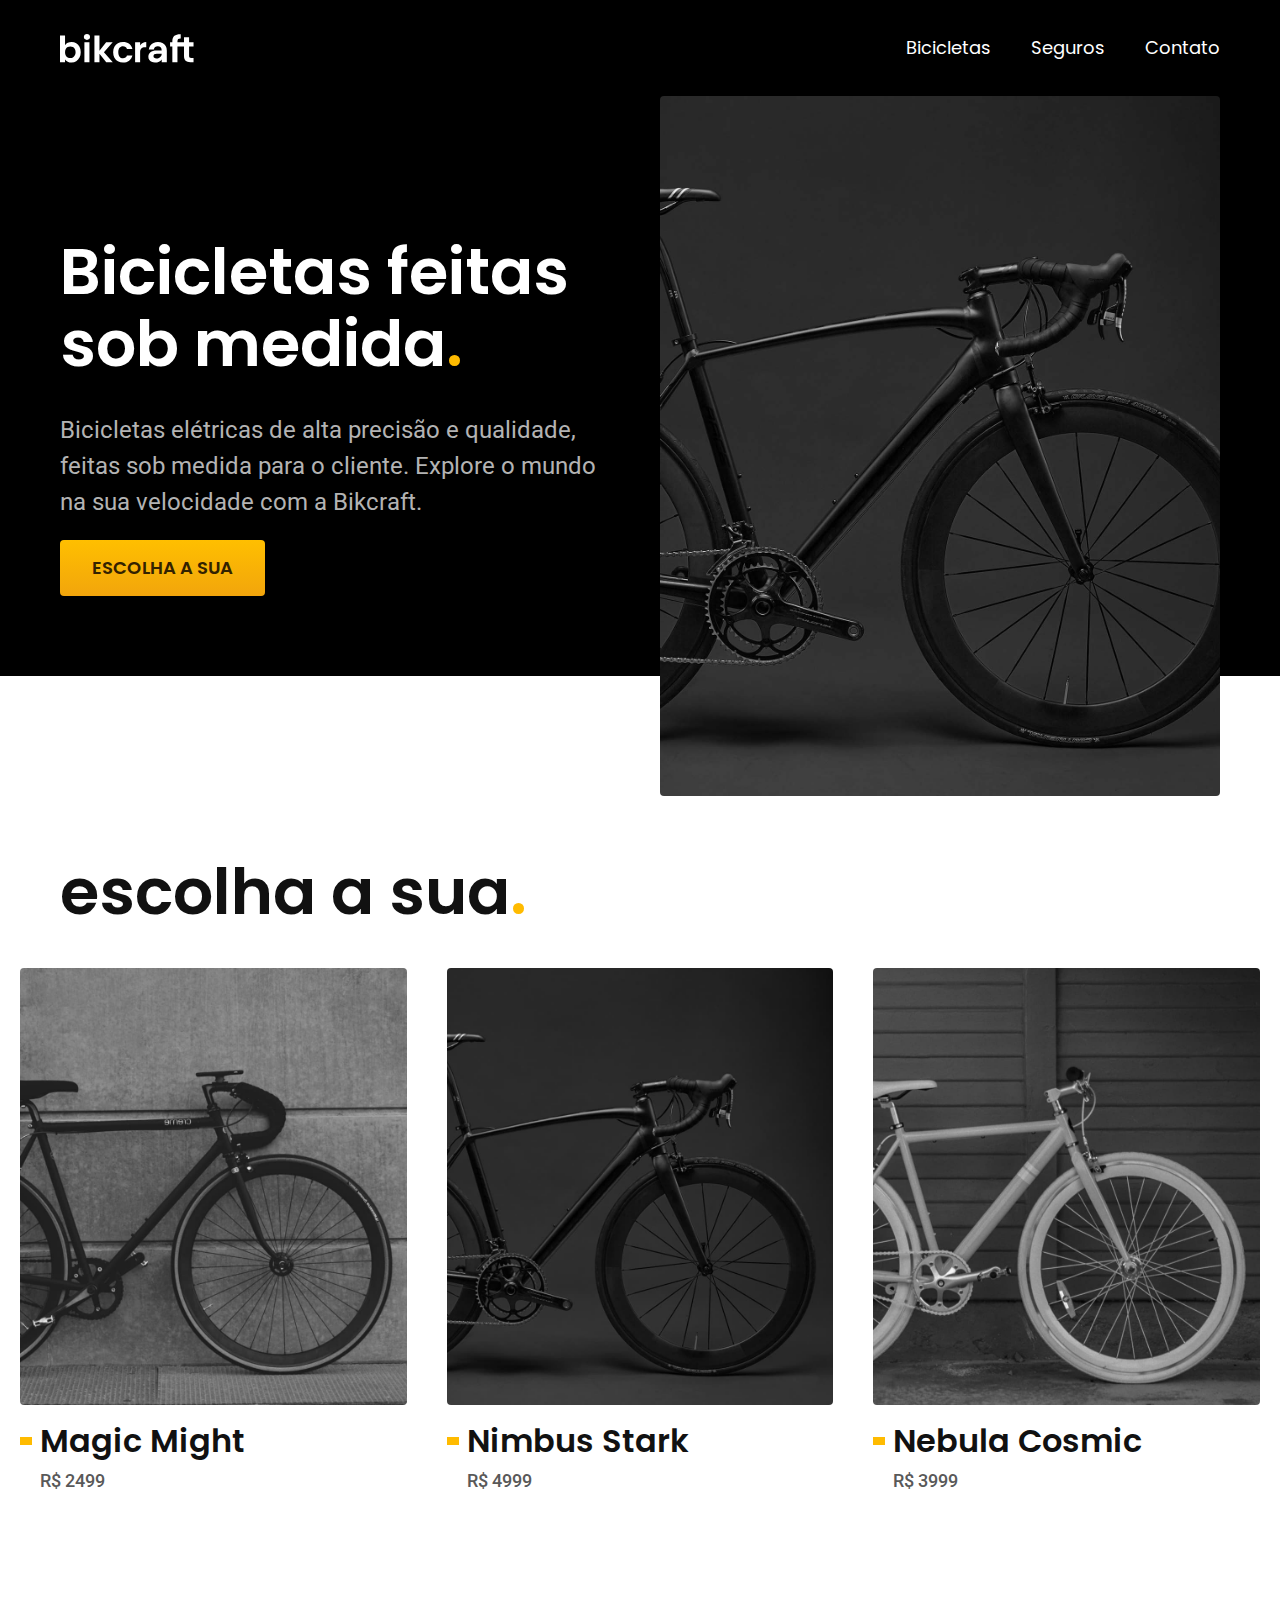
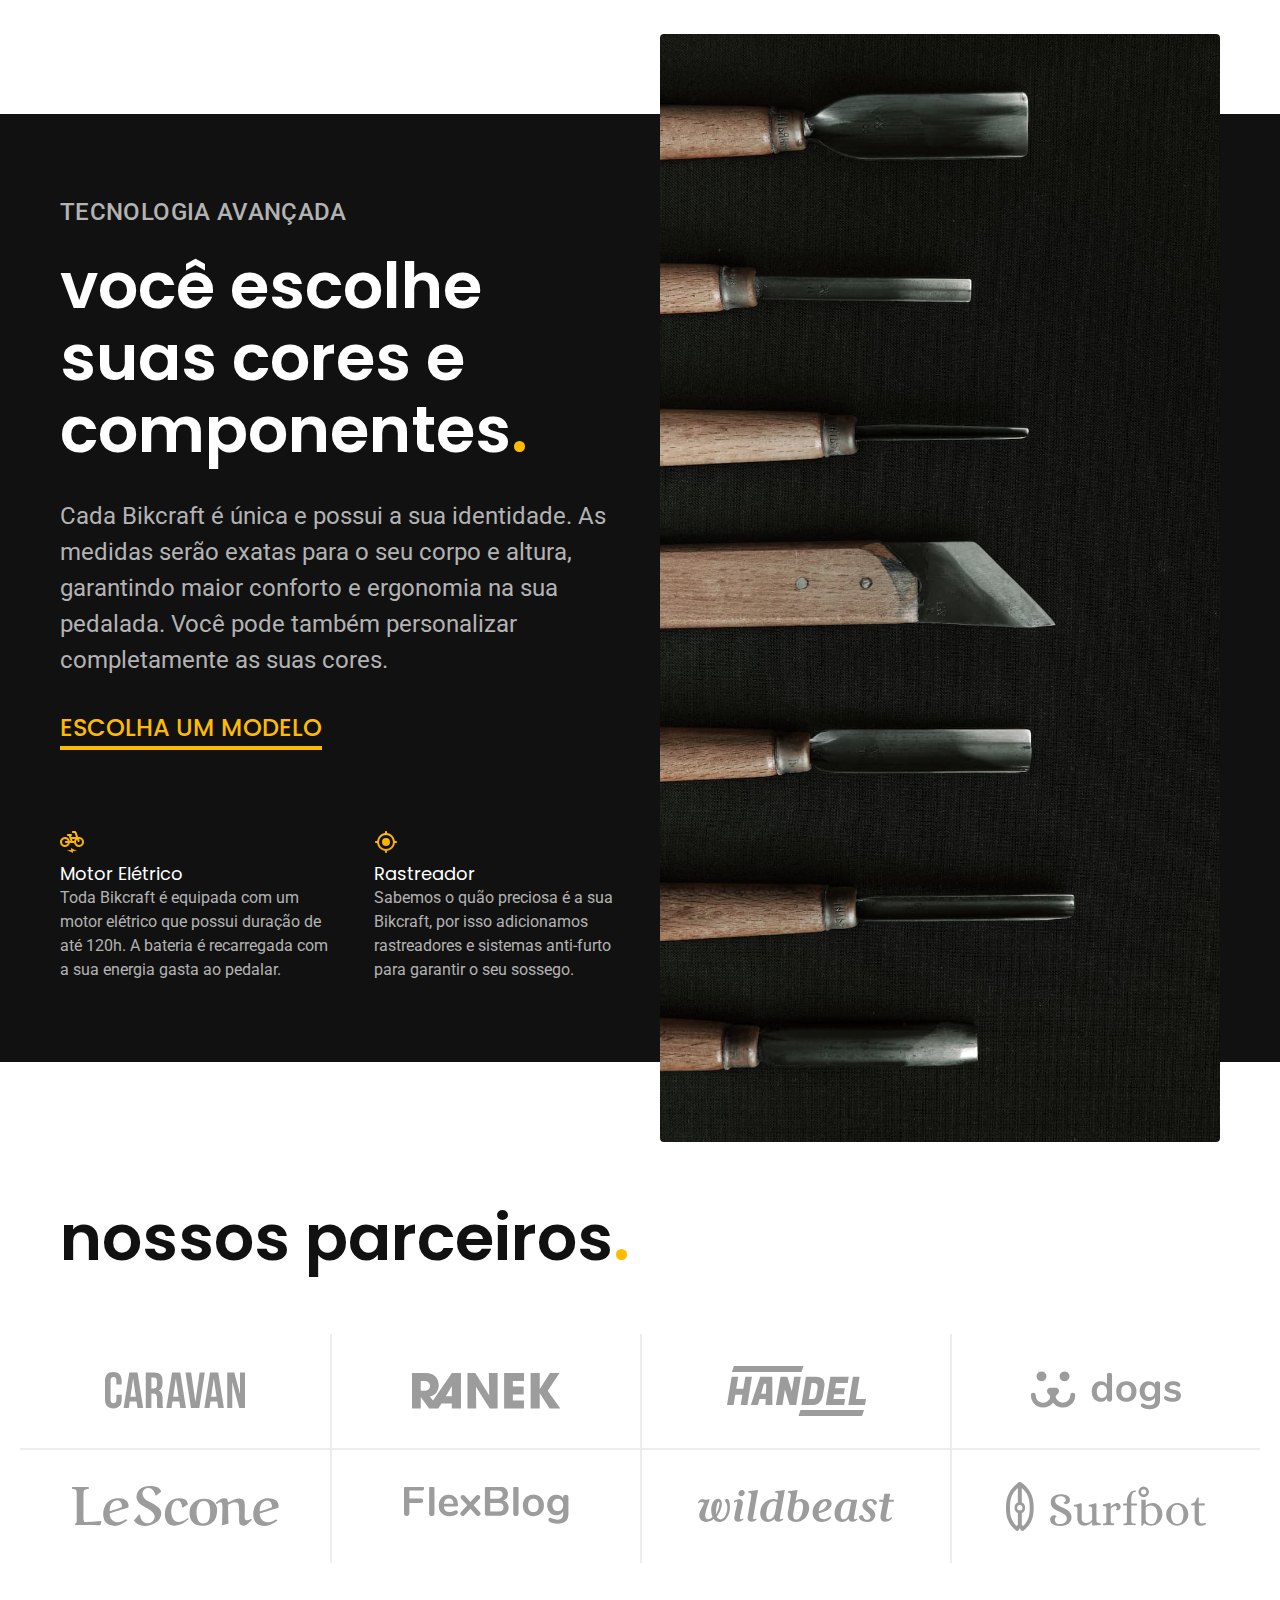
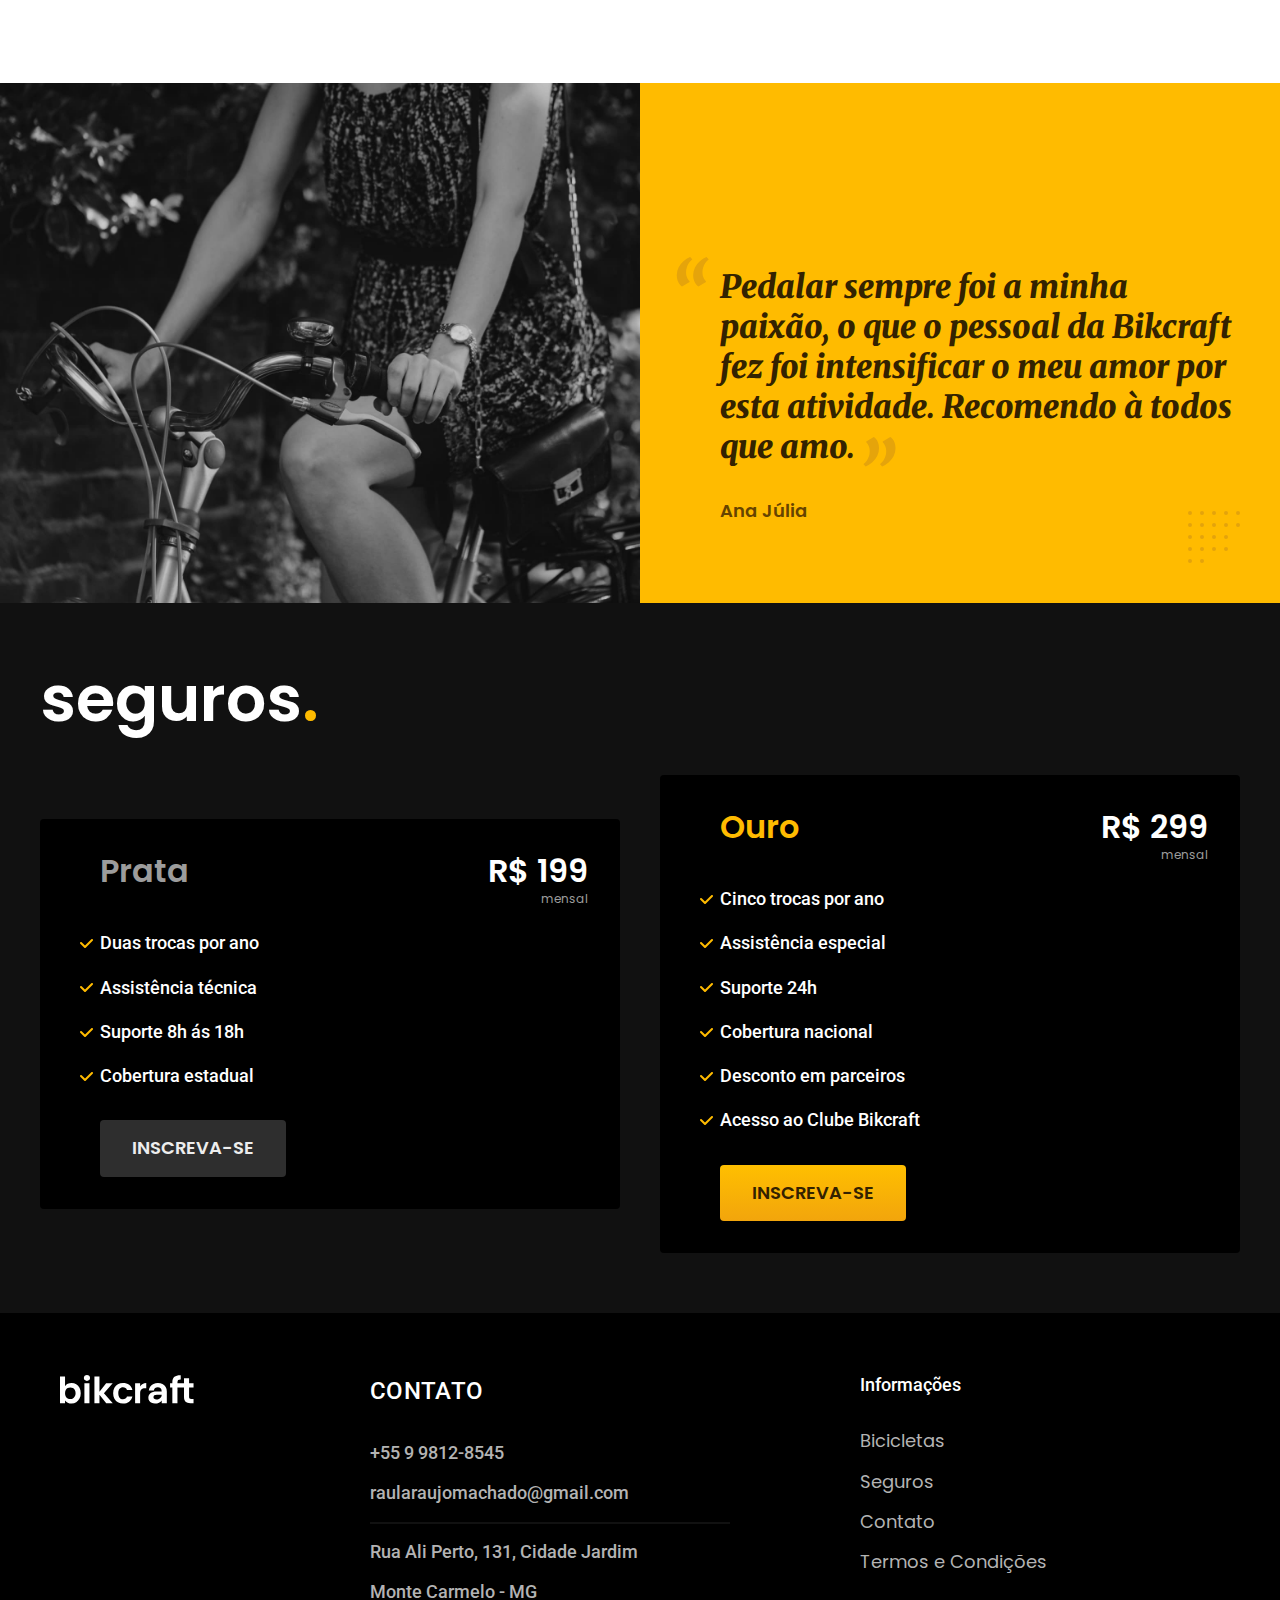
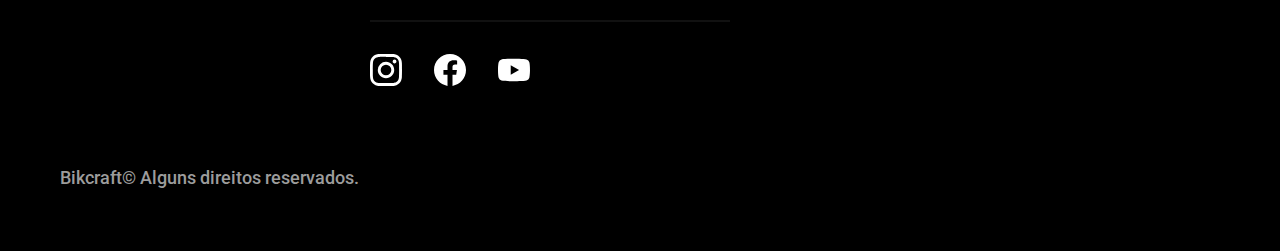
<file: index.html>
<!DOCTYPE html>
<html lang="pt-br">
<head>
    <meta charset="UTF-8">
    <meta http-equiv="X-UA-Compatible" content="IE=edge">
    <meta name="viewport" content="width=device-width, initial-scale=1.0">
    <title>Bikcraft - Bicicletas Elétricas</title>
    <meta name="description" content="Bicicletas elétricas de alta precisão e qualidade,  feitas sob medida para o cliente. Explore o mundo na sua velocidade com a Bikcraft.">
    <link rel="preload" href="./css/style.min.css" as="style">
    <link rel="stylesheet" href="./css/style.min.css">
    <link rel="preconnect" href="https://fonts.googleapis.com">
    <link rel="preconnect" href="https://fonts.gstatic.com" crossorigin>
    <link href="https://fonts.googleapis.com/css2?family=Merriweather:ital,wght@1,900&family=Poppins:wght@400;600&family=Roboto:wght@400;500&display=swap" rel="stylesheet">
    <link rel="icon" href="./favicon.svg" type="image/svg+xml">
    <script>document.documentElement.classList.add("js");</script>
</head>
<body>
    <header class="header-bg">
        <div class="header container">
            <a href="./"><img src="./img/bikcraft.svg" alt="Bikcraft"></a>
            <nav aria-label="primaria">
                <ul class="header-menu font-1-m cor-0">
                    <li><a href="./bicicletas.html">Bicicletas</a></li>
                    <li><a href="./seguros.html">Seguros</a></li>
                    <li><a href="./contato.html">Contato</a></li>
                </ul>
            </nav>
        </div>
    </header>
    <main class="introducao-bg">
        <div class="introducao container">
            <div class="introducao-conteudo">
                <h1 class="font-1-xxl cor-0 fadeInDown"  data-anime="200">Bicicletas feitas sob medida<span class="cor-p1">.</span></h1>
                <p class="font-2-l cor-5 fadeInDown"  data-anime="400">Bicicletas elétricas de alta precisão e qualidade, feitas sob medida para o cliente. Explore o mundo na sua velocidade com a Bikcraft.</p>
                <a class="botao fadeInDown" data-anime="600" href="./bicicletas.html">Escolha a sua</a>
            </div>
            <picture class="fadeInRight" data-anime="800">
                <source media="(max-width: 800px)" srcset="./img/bicicletas/nimbus.jpg">
                <img src="./img/fotos/introducao.jpg" alt="Bicicleta elétrica preta.">
            </picture>
        </div>
    </main>
    <article class="bicicletas-lista">
        <h2 class="container font-1-xxl">escolha a sua<span class="cor-p1">.</span></h2>
        <ul>
            <li>
                <a href="./bicicletas/magic.html">
                    <img src="./img/bicicletas/magic-home.jpg" alt="Bikcraft Magic Might preta">
                    <h3 class="font-1-xl">Magic Might</h3>
                    <span class="font-2-m cor-8">R$ 2499</span>
                </a>
            </li>
            <li>
                <a href="./bicicletas/nimbus.html">
                    <img src="./img/bicicletas/nimbus-home.jpg" alt="Bikcraft Nimbus Stark preta">
                    <h3 class="font-1-xl">Nimbus Stark</h3>
                    <span class="font-2-m cor-8">R$ 4999</span>
                </a>
            </li>
            <li>
                <a href="./bicicletas/nebula.html">
                    <img src="./img/bicicletas/nebula-home.jpg" alt="Bikcraft Nebula Cosmic branca">
                    <h3 class="font-1-xl">Nebula Cosmic</h3>
                    <span class="font-2-m cor-8">R$ 3999</span>
                </a>
            </li>
        </ul>
    </article>
    <article class="tecnologia-bg">
        <div class=" tecnologia container">
            <div class="tecnologia-conteudo">
                <span class="font-2-l-b cor-5">Tecnologia Avançada</span>
                <h2 class="font-1-xxl cor-0">você escolhe suas cores e componentes<span class="cor-p1">.</span></h2>
                <p class="font-2-l cor-5">Cada Bikcraft é única e possui a sua identidade. As medidas serão exatas para o seu corpo e altura, garantindo maior conforto e ergonomia na sua pedalada. Você pode também personalizar completamente as suas cores.</p>
                <a class="link" href="./bicicletas.html">Escolha um Modelo</a>
                <div class="tecnologia-vantagens">
                    <div>
                        <img src="./img/icones/eletrica.svg" alt="Ícone ilustrativo">
                        <h3 class="font-1-m cor-0">Motor Elétrico</h3>
                        <p class="font-2-s cor-5">Toda Bikcraft é equipada com um motor elétrico que possui duração de até 120h. A bateria é recarregada com a sua energia gasta ao pedalar.</p>
                    </div>
                    <div>
                        <img src="./img/icones/rastreador.svg" alt="Ícone ilustrativo">
                        <h3 class="font-1-m cor-0">Rastreador</h3>
                        <p class="font-2-s cor-5">Sabemos o quão preciosa é a sua Bikcraft, por isso adicionamos rastreadores e sistemas anti-furto para garantir o seu sossego.</p>
                    </div>
                </div>
            </div>
            <div class="tecnologia-imagem">
                <img src="./img/fotos/tecnologia.jpg" alt="Ferramentas de personalização (meramente ilustrativo)">
            </div>
        </div>
    </article>
    <section class="parceiros" aria-label="Nossos Parceiros">
        <h2 class="container font-1-xxl">nossos parceiros<span class="cor-p1">.</span></h2>
        <ul>
            <li><img src="./img/parceiros/caravan.svg" alt="Logo da empresa Caravan"></li>
            <li><img src="./img/parceiros/ranek.svg" alt="Logo da empresa Ranek"></li>
            <li><img src="./img/parceiros/handel.svg" alt="Logo da empresa Handel"></li>
            <li><img src="./img/parceiros/dogs.svg" alt="Logo da empresa Dogs"></li>
            <li><img src="./img/parceiros/lescone.svg" alt="Logo da empresa Lescon"></li>
            <li><img src="./img/parceiros/flexblog.svg" alt="Logo da empresa Flexblog"></li>
            <li><img src="./img/parceiros/wildbeast.svg" alt="Logo da empresa Wildbeast"></li>
            <li><img src="./img/parceiros/surfbot.svg" alt="Logo da empresa Surfbot"></li>
        </ul>
    </section>
    <section class="depoimento" aria-label="Depoimento">
        <div><img src="./img/fotos/depoimento.jpg" alt="Mulher pedalando bicicleta Bikcraft(meramente ilustrativo)"></div>
        <div class="depoimento-conteudo">
            <blockquote class="font-1-xl cor-p5">
                <p>Pedalar sempre foi a minha paixão, o que o pessoal da Bikcraft fez foi intensificar o meu amor por esta atividade. Recomendo à todos que amo.</p>
            </blockquote>
            <span class="font-1-m-b cor-p4">Ana Júlia</span>
        </div>
    </section>
    <article class="seguros-bg">
        <div class="seguros container">
            <h2 class="font-1-xxl cor-0">seguros<span class="cor-p1">.</span></h2>
            <div class="seguros-item">
                <h3 class="font-1-xl cor-6">Prata</h3>
                <span class="font-1-xl cor-0">R$ 199 <span class="font-1-xs cor-6">mensal</span></span>
                <ul class="font-2-m cor-0">
                    <li>Duas trocas por ano</li>
                    <li>Assistência técnica</li>
                    <li>Suporte 8h ás 18h</li>
                    <li>Cobertura estadual</li>
                </ul>
                <a class="botao secundario" href="./orcamento.html">Inscreva-se</a>
            </div>
            <div class="seguros-item">
                <h3 class="font-1-xl cor-p1">Ouro</h3>
                <span class="font-1-xl cor-0">R$ 299 <span class="font-1-xs cor-6">mensal</span></span>
                <ul class="font-2-m cor-0">
                    <li>Cinco trocas por ano</li>
                    <li>Assistência especial</li>
                    <li>Suporte 24h</li>
                    <li>Cobertura nacional</li>
                    <li>Desconto em parceiros</li>
                    <li>Acesso ao Clube Bikcraft</li>
                </ul>
                <a class="botao" href="./orcamento.html">Inscreva-se</a>
            </div>
        </div>
    </article>
    <footer class="footer-bg">
        <div class="footer container">
            <img src="./img/bikcraft.svg" alt="Logotipo da Bikcraft">
            <div class="footer-contato">
                <h3 class="font-2-l-b cor-0">Contato</h3>
                <ul class=" font-2-m cor-5">
                    <li><a href="tel:+5534998128545"> +55 9 9812-8545</a></li>
                    <li><a href="mailto:raularaujomachado@gmail.com">raularaujomachado@gmail.com</a></li>
                    <li>Rua Ali Perto, 131, Cidade Jardim</li>
                    <li>Monte Carmelo - MG</li>
                </ul>
                <div class="footer-redes">
                    <a href="./">
                        <img src="./img/redes/instagram.svg" alt="Incone do Instagram">
                    </a>
                    <a href="./">
                        <img src="./img/redes/facebook.svg" alt="Incone do Facebook">
                    </a>
                    <a href="./">
                        <img src="./img/redes/youtube.svg" alt="Incone do Youtube">
                    </a>
                </div>
            </div>
            <div class="footer-informacoes">
                <h3 class="font-2-m cor-0">Informações</h3>
                <nav>
                    <ul class="font-1-m cor-5">
                        <li><a href="./bicicletas.html">Bicicletas</a></li>
                        <li><a href="./seguros.html">Seguros</a></li>
                        <li><a href="./contato.html">Contato</a></li>
                        <li><a href="./termos.html">Termos e Condições</a></li>
                    </ul>
                </nav>
            </div>
            <p class="footer-copy font-2-m cor-6">Bikcraft© Alguns direitos reservados.</p>
        </div>
    </footer>
    <script src="./js/plugins/simple-anime.js"></script>
    <script src="./js/script.js"></script>
</body>
</html>
</file>
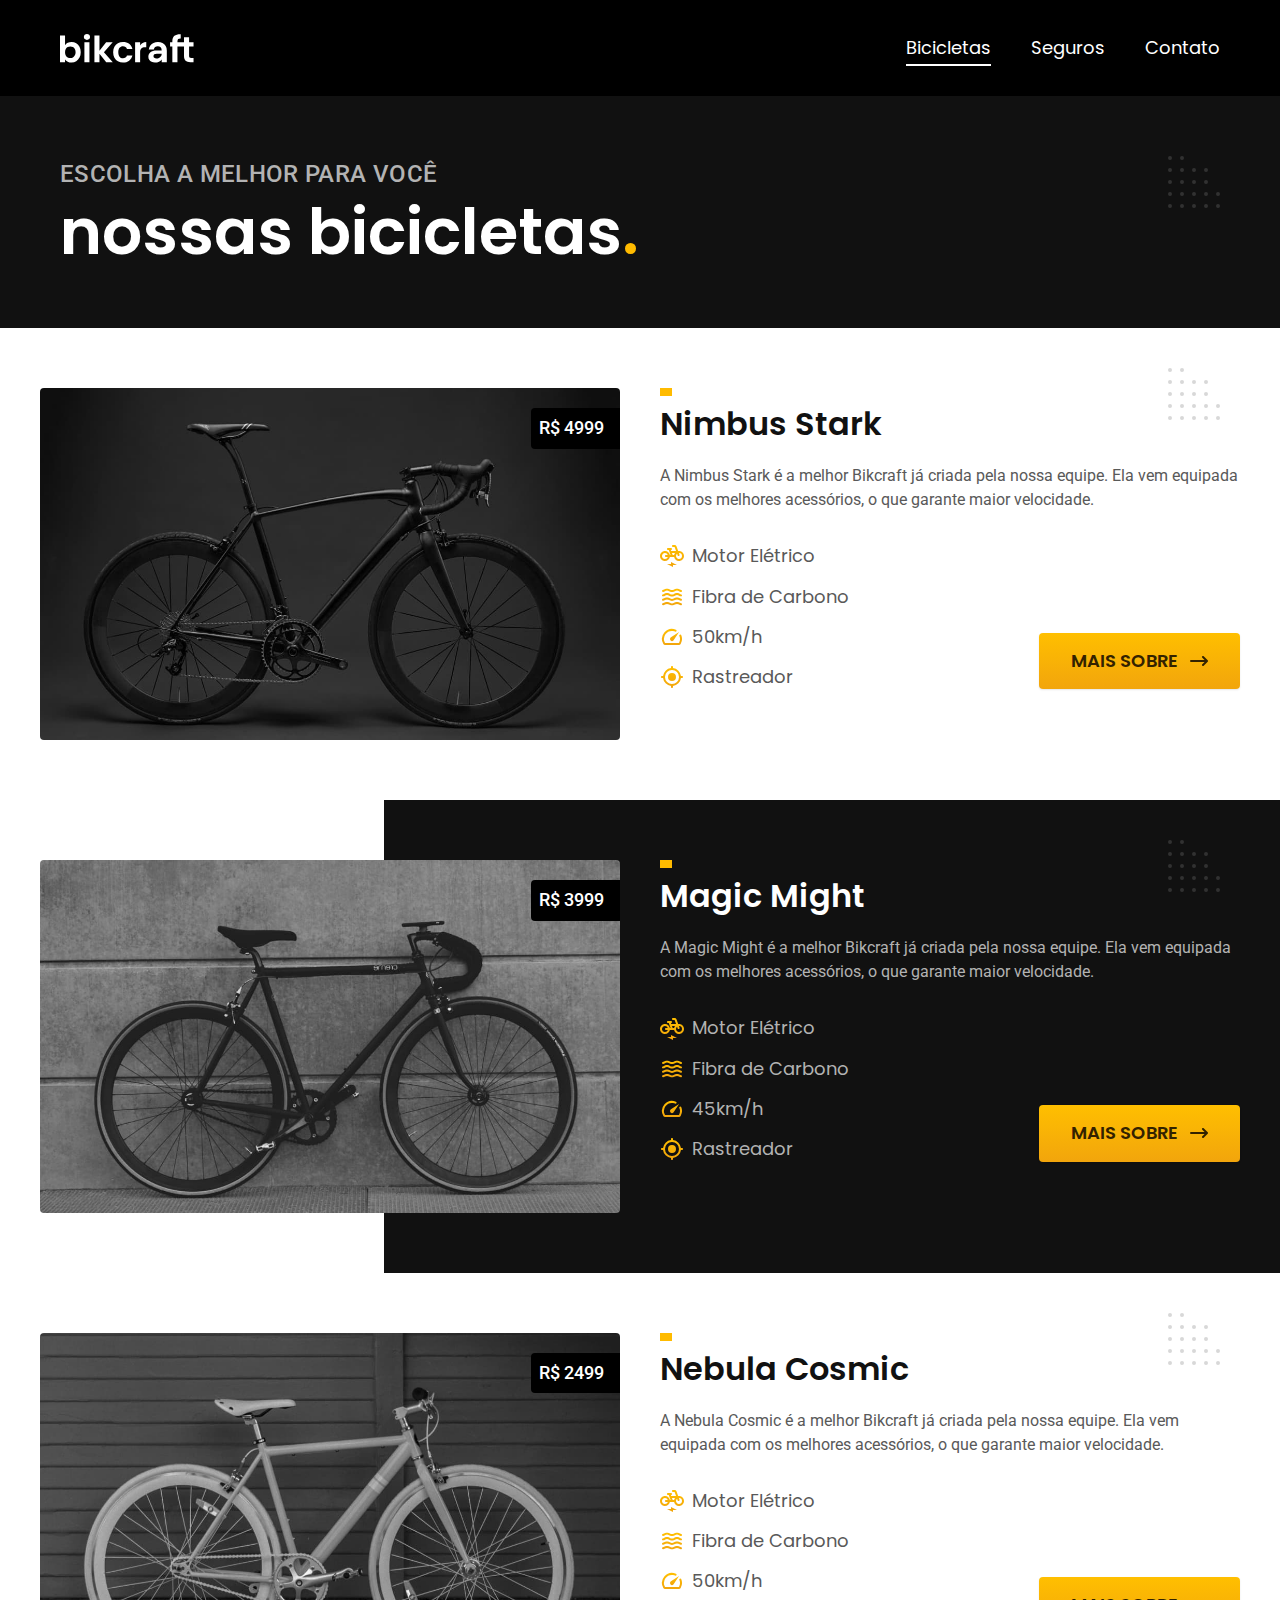
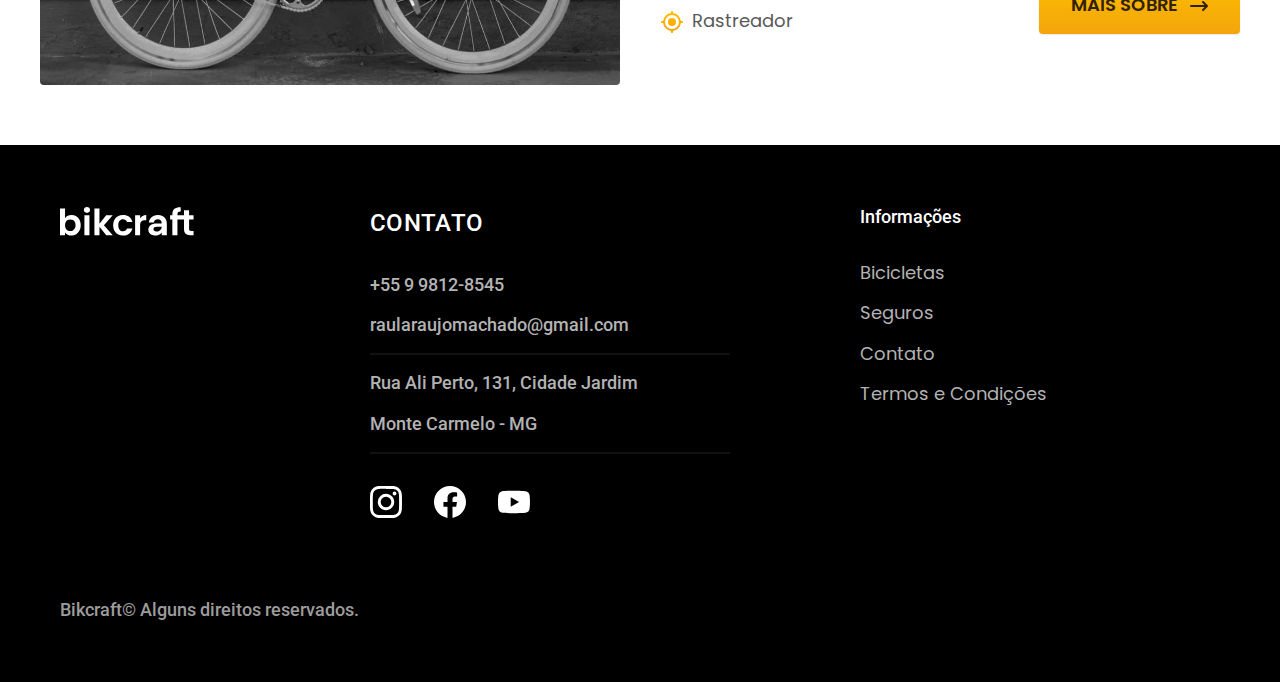
<file: bicicletas.html>
<!DOCTYPE html>
<html lang="pt-br">
<head>
    <meta charset="UTF-8">
    <meta http-equiv="X-UA-Compatible" content="IE=edge">
    <meta name="viewport" content="width=device-width, initial-scale=1.0">
    <title>Bicicletas | Bikcraft</title>
    <meta name="description" content="Bicicletas elétricas de alta precisão e qualidade,  feitas sob medida para o cliente. Explore o mundo na sua velocidade com a Bikcraft.">
    <link rel="preload" href="./css/style.min.css" as="style">
    <link rel="stylesheet" href="./css/style.min.css">
    <link rel="preconnect" href="https://fonts.googleapis.com">
    <link rel="preconnect" href="https://fonts.gstatic.com" crossorigin>
    <link href="https://fonts.googleapis.com/css2?family=Merriweather:ital,wght@1,900&family=Poppins:wght@400;600&family=Roboto:wght@400;500&display=swap" rel="stylesheet">
    <link rel="icon" href="./favicon.svg" type="image/svg+xml">
    <script>document.documentElement.classList.add("js");</script>
</head>
<body id="bicicletas">
    <header class="header-bg">
        <div class="header container">
            <a href="./"><img src="./img/bikcraft.svg" alt="Bikcraft"></a>
            <nav aria-label="primaria">
                <ul class="header-menu font-1-m cor-0">
                    <li><a href="./bicicletas.html">Bicicletas</a></li>
                    <li><a href="./seguros.html">Seguros</a></li>
                    <li><a href="./contato.html">Contato</a></li>
                </ul>
            </nav>
        </div>
    </header>
    <main>
        <div class="titulo-bg">
            <div class="titulo container">
                <p class="font-2-l-b cor-5">Escolha a melhor para você</p>
                <h1 class="font-1-xxl cor-0">nossas bicicletas<span class="cor-p1">.</span></h1>
            </div>
        </div>
        <div class="bicicletas container">
            <div class="bicicletas-imagem">
                <img src="./img/bicicletas/nimbus.jpg" alt="Bicicleta Nimbus Stark preta">
                <span class="font-2-m cor-0">R$ 4999</span>
            </div>
            <div class="bicicletas-conteudo">
                <h2 class="font-1-xl">Nimbus Stark</h2>
                <p class="font-2-s cor-8">A Nimbus Stark é a melhor Bikcraft já criada pela nossa equipe. Ela vem equipada com os melhores acessórios, o que garante maior velocidade.</p>
                <ul class="font-1-m cor-8">
                    <li><img src="./img/icones/eletrica.svg" alt="icone">
                        Motor Elétrico
                    </li>
                    <li><img src="./img/icones/carbono.svg" alt="icone">
                        Fibra de Carbono
                    </li>
                    <li><img src="./img/icones/velocidade.svg" alt="icone">
                        50km/h
                    </li>
                    <li><img src="./img/icones/rastreador.svg" alt="icone">
                        Rastreador
                    </li>
                </ul>
                <a class="botao seta" href="./bicicletas/nimbus.html">Mais Sobre</a>
            </div>
        </div>
        <div class="bicicletas-bg">
            <div class="bicicletas container">
                <div class="bicicletas-imagem">
                    <img src="./img/bicicletas/magic.jpg" alt="Bicicleta Magic Might preta">
                    <span class="font-2-m cor-0">R$ 3999</span>
                </div>
                <div class="bicicletas-conteudo">
                    <h2 class="font-1-xl cor-0">Magic Might</h2>
                    <p class="font-2-s cor-5">A Magic Might é a melhor Bikcraft já criada pela nossa equipe. Ela vem equipada com os melhores acessórios, o que garante maior velocidade.</p>
                    <ul class="font-1-m cor-5">
                        <li><img src="./img/icones/eletrica.svg" alt="icone">
                            Motor Elétrico
                        </li>
                        <li><img src="./img/icones/carbono.svg" alt="icone">
                            Fibra de Carbono
                        </li>
                        <li><img src="./img/icones/velocidade.svg" alt="icone">
                            45km/h
                        </li>
                        <li><img src="./img/icones/rastreador.svg" alt="icone">
                            Rastreador
                        </li>
                    </ul>
                    <a class="botao seta" href="./bicicletas/magic.html">Mais Sobre</a>
                </div>
            </div>
        </div>
        <div class="bicicletas container">
            <div class="bicicletas-imagem">
                <img src="./img/bicicletas/nebula.jpg" alt="Bicicleta Nebula Cosmic preta">
                <span class="font-2-m cor-0">R$ 2499</span>
            </div>
            <div class="bicicletas-conteudo">
                <h2 class="font-1-xl">Nebula Cosmic</h2>
                <p class="font-2-s cor-8">A Nebula Cosmic é a melhor Bikcraft já criada pela nossa equipe. Ela vem equipada com os melhores acessórios, o que garante maior velocidade.</p>
                <ul class="font-1-m cor-8">
                    <li><img src="./img/icones/eletrica.svg" alt="icone">
                        Motor Elétrico
                    </li>
                    <li><img src="./img/icones/carbono.svg" alt="icone">
                        Fibra de Carbono
                    </li>
                    <li><img src="./img/icones/velocidade.svg" alt="icone">
                        50km/h
                    </li>
                    <li><img src="./img/icones/rastreador.svg" alt="icone">
                        Rastreador
                    </li>
                </ul>
                <a class="botao seta" href="./bicicletas/nebula.html">Mais Sobre</a>
            </div>
        </div>
    </main>
    <footer class="footer-bg">
        <div class="footer container">
            <img src="./img/bikcraft.svg" alt="Logotipo da Bikcraft">
            <div class="footer-contato">
                <h3 class="font-2-l-b cor-0">Contato</h3>
                <ul class=" font-2-m cor-5">
                    <li><a href="tel:+5534998128545"> +55 9 9812-8545</a></li>
                    <li><a href="mailto:raularaujomachado@gmail.com">raularaujomachado@gmail.com</a></li>
                    <li>Rua Ali Perto, 131, Cidade Jardim</li>
                    <li>Monte Carmelo - MG</li>
                </ul>
                <div class="footer-redes">
                    <a href="./">
                        <img src="./img/redes/instagram.svg" alt="Incone do Instagram">
                    </a>
                    <a href="./">
                        <img src="./img/redes/facebook.svg" alt="Incone do Facebook">
                    </a>
                    <a href="./">
                        <img src="./img/redes/youtube.svg" alt="Incone do Youtube">
                    </a>
                </div>
            </div>
            <div class="footer-informacoes">
                <h3 class="font-2-m cor-0">Informações</h3>
                <nav>
                    <ul class="font-1-m cor-5">
                        <li><a href="./bicicletas.html">Bicicletas</a></li>
                        <li><a href="./seguros.html">Seguros</a></li>
                        <li><a href="./contato.html">Contato</a></li>
                        <li><a href="./termos.html">Termos e Condições</a></li>
                    </ul>
                </nav>
            </div>
            <p class="footer-copy font-2-m cor-6">Bikcraft© Alguns direitos reservados.</p>
        </div>
    </footer>
    <script src="./js/script.js"></script>
</body>
</html>
</file>
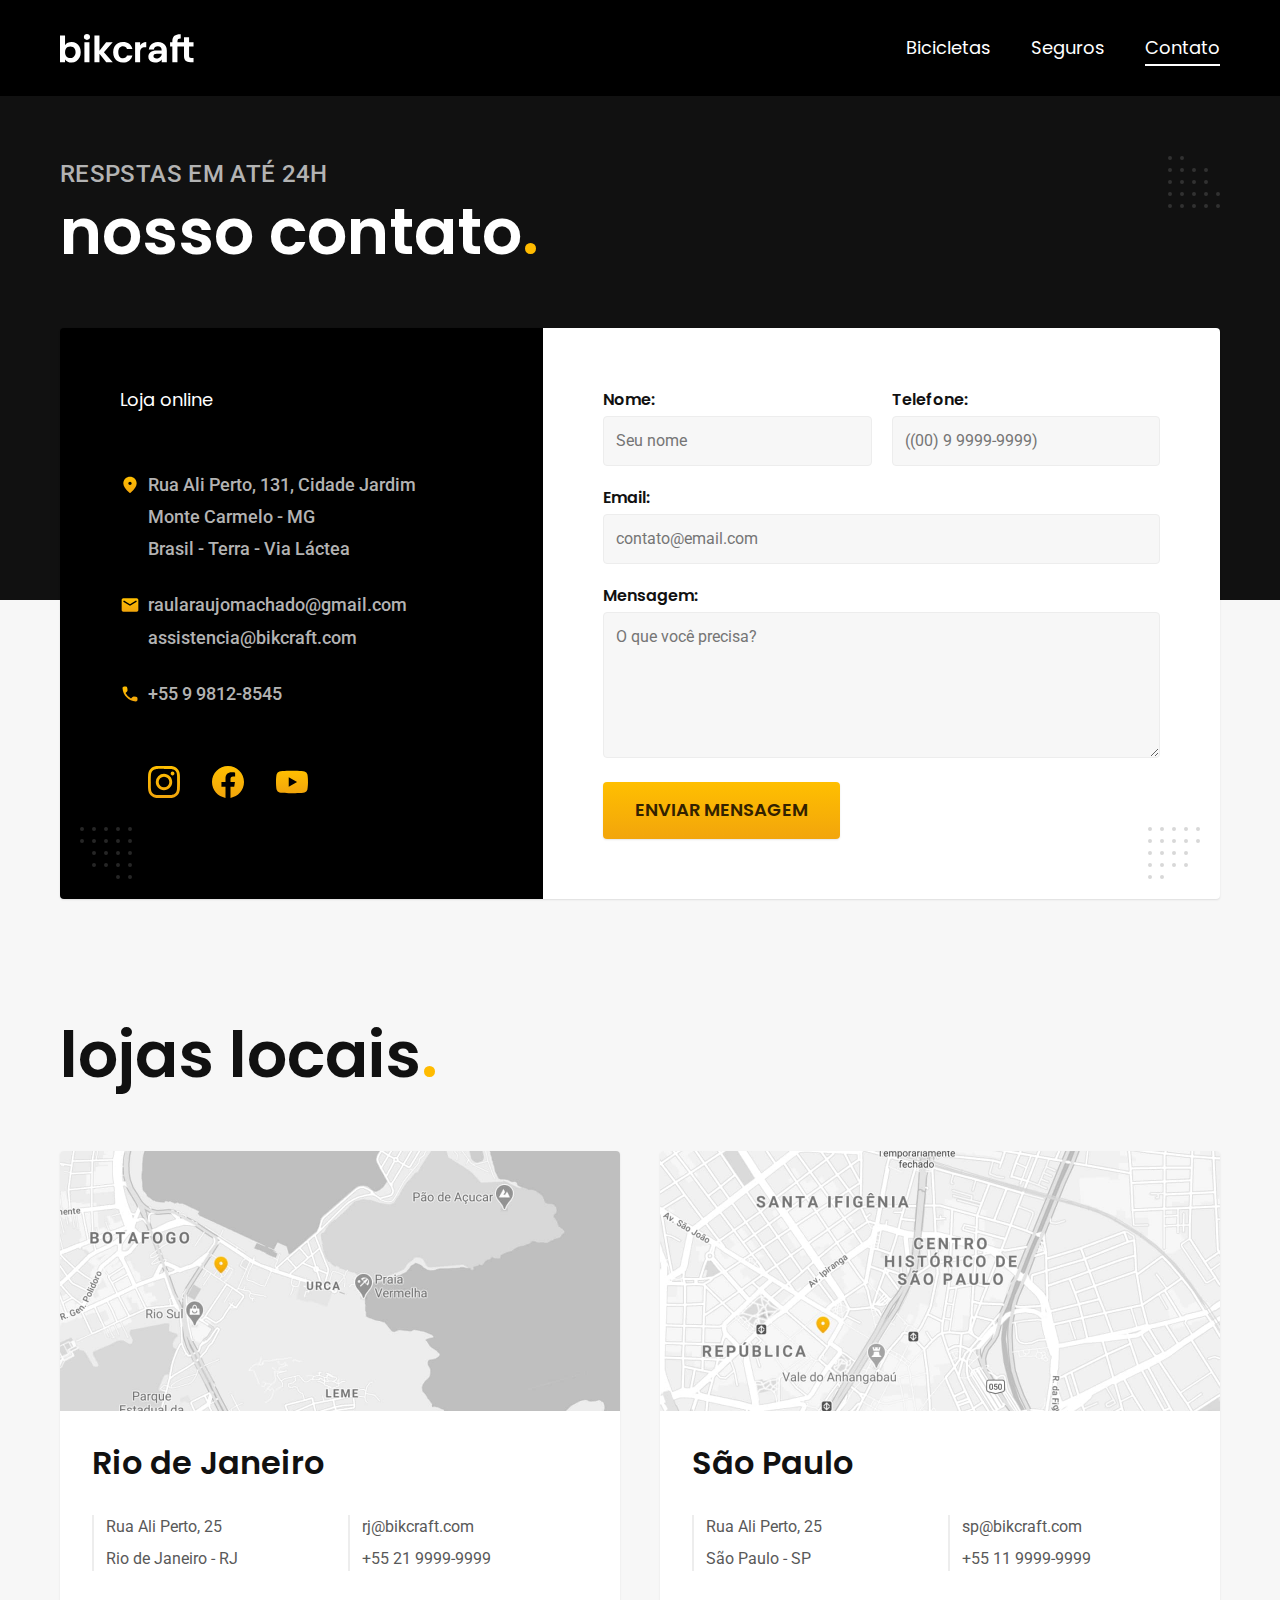
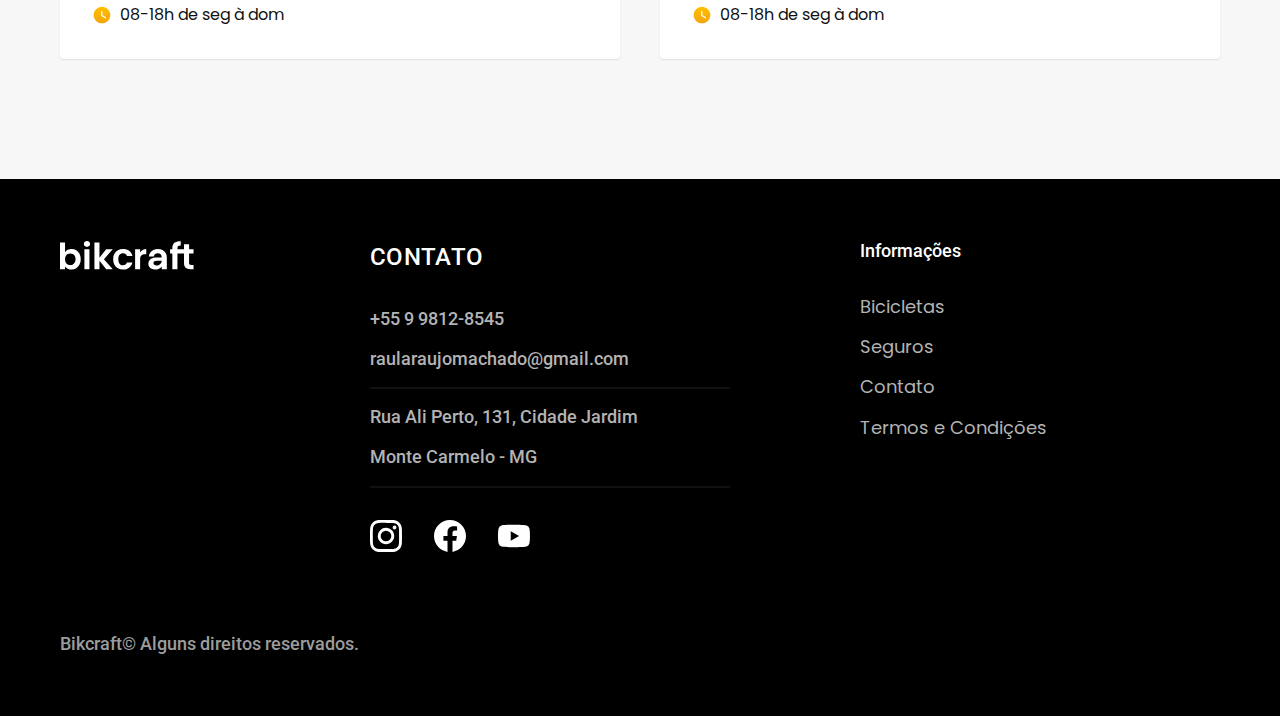
<file: contato.html>
<!DOCTYPE html>
<html lang="pt-br">

<head>
    <meta charset="UTF-8">
    <meta http-equiv="X-UA-Compatible" content="IE=edge">
    <meta name="viewport" content="width=device-width, initial-scale=1.0">
    <title>Contato | Bikcraft</title>
    <meta name="description" content="Bicicletas elétricas de alta precisão e qualidade,  feitas sob medida para o cliente. Explore o mundo na sua velocidade com a Bikcraft.">
    <link rel="preload" href="./css/style.min.css" as="style">
    <link rel="stylesheet" href="./css/style.min.css">
    <link rel="preconnect" href="https://fonts.googleapis.com">
    <link rel="preconnect" href="https://fonts.gstatic.com" crossorigin>
    <link href="https://fonts.googleapis.com/css2?family=Merriweather:ital,wght@1,900&family=Poppins:wght@400;600&family=Roboto:wght@400;500&display=swap" rel="stylesheet">
    <link rel="icon" href="./favicon.svg" type="image/svg+xml">
    <script>document.documentElement.classList.add("js");</script>
</head>

<body id="contato">
    <header class="header-bg">
        <div class="header container">
            <a href="./"><img src="./img/bikcraft.svg" alt="Bikcraft"></a>
            <nav aria-label="primaria">
                <ul class="header-menu font-1-m cor-0">
                    <li><a href="./bicicletas.html">Bicicletas</a></li>
                    <li><a href="./seguros.html">Seguros</a></li>
                    <li><a href="./contato.html">Contato</a></li>
                </ul>
            </nav>
        </div>
    </header>
    <main>
        <div class="titulo-bg">
            <div class="titulo container">
                <p class="font-2-l-b cor-5">Respstas em até 24h</p>
                <h1 class="font-1-xxl cor-0">nosso contato<span class="cor-p1">.</span></h1>
            </div>
        </div>
        <div class="contato container">
            <section class="contato-dados" aria-label="Endereço">
                <h2 class="font-1-m cor-0">Loja online</h2>
                <div class="contato-endereco font-2-s cor-4">
                    <p class="font-2-m cor-5">Rua Ali Perto, 131, Cidade Jardim</p>
                    <p class="font-2-m cor-5">Monte Carmelo - MG</p>
                    <p class="font-2-m cor-5">Brasil - Terra - Via Láctea</p>
                </div>
                <address class="contato-meios font-2-s cor-4">
                    <a class="font-2-m cor-5" href="mailto:raularaujomachado@gmail.com">raularaujomachado@gmail.com</a>
                    <a class="font-2-m cor-5" href="mailto:assistencia@bikcraft.com">assistencia@bikcraft.com</a>
                    <a class="font-2-m cor-5" href="tel:+5534998128545"> +55 9 9812-8545</a>
                </address>
                <div class="contato-redes">
                    <a href="./">
                        <img src="./img/redes/instagram-p.svg" alt="Incone do Instagram">
                    </a>
                    <a href="./">
                        <img src="./img/redes/facebook-p.svg" alt="Incone do Facebook">
                    </a>
                    <a href="./">
                        <img src="./img/redes/youtube-p.svg" alt="Incone do Youtube">
                    </a>
                </div>
            </section>
            <section class="contato-formulario" aria-label="Formulário">
                <form class="form" action="./contato.html">
                    <div>
                        <label for="nome">Nome:</label>
                        <input type="text" id="nome" name="nome" placeholder="Seu nome" required>
                    </div>
                    <div>
                        <label for="telefone">Telefone:</label>
                        <input type="text" id="telefone" name="telefone" placeholder="((00) 9 9999-9999)" required>
                    </div>
                    <div class="col-2">
                        <label for="email">Email:</label>
                        <input type="email" id="email" name="email" placeholder="contato@email.com" required>
                    </div>
                    <div class="col-2">
                        <label for="mensagem">Mensagem:</label>
                        <textarea name="mensagem" id="mensagem" rows="5" placeholder="O que você precisa?"></textarea>
                    </div>
                    <button class="botao col-2">Enviar Mensagem</button>
                </form>
            </section>
        </div>
    </main>
    <article class="lojas container">
        <h2 class="font-1-xxl">lojas locais<span class="cor-p1">.</span></h2>
        <div class="lojas-item">
            <img src="./img/lojas/rj.jpg" alt="mapa marcando o endereço em Rua Ali Perto, 25 - Rio de Janeiro - RJ">
            <div class="lojas-conteudo">
                <h3 class="font-1-xl">Rio de Janeiro</h3>
                <div class="lojas-dados font-2-s cor-8">
                    <p>Rua Ali Perto, 25</p>
                    <p>Rio de Janeiro - RJ</p>
                </div>
                <div class="lojas-dados font-2-s cor-8">
                    <a href="mailto:rj@bikcraft.com">rj@bikcraft.com</a>
                    <a href="tel:+552199999999">+55 21 9999-9999</a>
                </div>
                <p class="lojas-tempo font-1-s"><img src="./img/icones/horario.svg" alt="">08-18h de seg à dom</p>
            </div>
        </div>
        <div class="lojas-item">
            <img src="./img/lojas/sp.jpg" alt="mapa marcando o endereço em Rua Ali Perto, 25 - São Paulo - SP">
            <div class="lojas-conteudo">
                <h3 class="font-1-xl">São Paulo</h3>
                <div class="lojas-dados font-2-s cor-8">
                    <p>Rua Ali Perto, 25</p>
                    <p>São Paulo - SP</p>
                </div>
                <div class="lojas-dados font-2-s cor-8">
                    <a href="mailto:sp@bikcraft.com">sp@bikcraft.com</a>
                    <a href="tel:+551199999999">+55 11 9999-9999</a>
                </div>
                <p class="lojas-tempo font-1-s"><img src="./img/icones/horario.svg" alt="">08-18h de seg à dom</p>
            </div>
        </div>
    </article>
    <footer class="footer-bg">
        <div class="footer container">
            <img src="./img/bikcraft.svg" alt="Logotipo da Bikcraft">
            <div class="footer-contato">
                <h3 class="font-2-l-b cor-0">Contato</h3>
                <ul class=" font-2-m cor-5">
                    <li><a href="tel:+5534998128545"> +55 9 9812-8545</a></li>
                    <li><a href="mailto:raularaujomachado@gmail.com">raularaujomachado@gmail.com</a></li>
                    <li>Rua Ali Perto, 131, Cidade Jardim</li>
                    <li>Monte Carmelo - MG</li>
                </ul>
                <div class="footer-redes">
                    <a href="./">
                        <img src="./img/redes/instagram.svg" alt="Incone do Instagram">
                    </a>
                    <a href="./">
                        <img src="./img/redes/facebook.svg" alt="Incone do Facebook">
                    </a>
                    <a href="./">
                        <img src="./img/redes/youtube.svg" alt="Incone do Youtube">
                    </a>
                </div>
            </div>
            <div class="footer-informacoes">
                <h3 class="font-2-m cor-0">Informações</h3>
                <nav>
                    <ul class="font-1-m cor-5">
                        <li><a href="./bicicletas.html">Bicicletas</a></li>
                        <li><a href="./seguros.html">Seguros</a></li>
                        <li><a href="./contato.html">Contato</a></li>
                        <li><a href="./termos.html">Termos e Condições</a></li>
                    </ul>
                </nav>
            </div>
            <p class="footer-copy font-2-m cor-6">Bikcraft© Alguns direitos reservados.</p>
        </div>
    </footer>
    <script src="./js/script.js"></script>
</body>

</html>
</file>
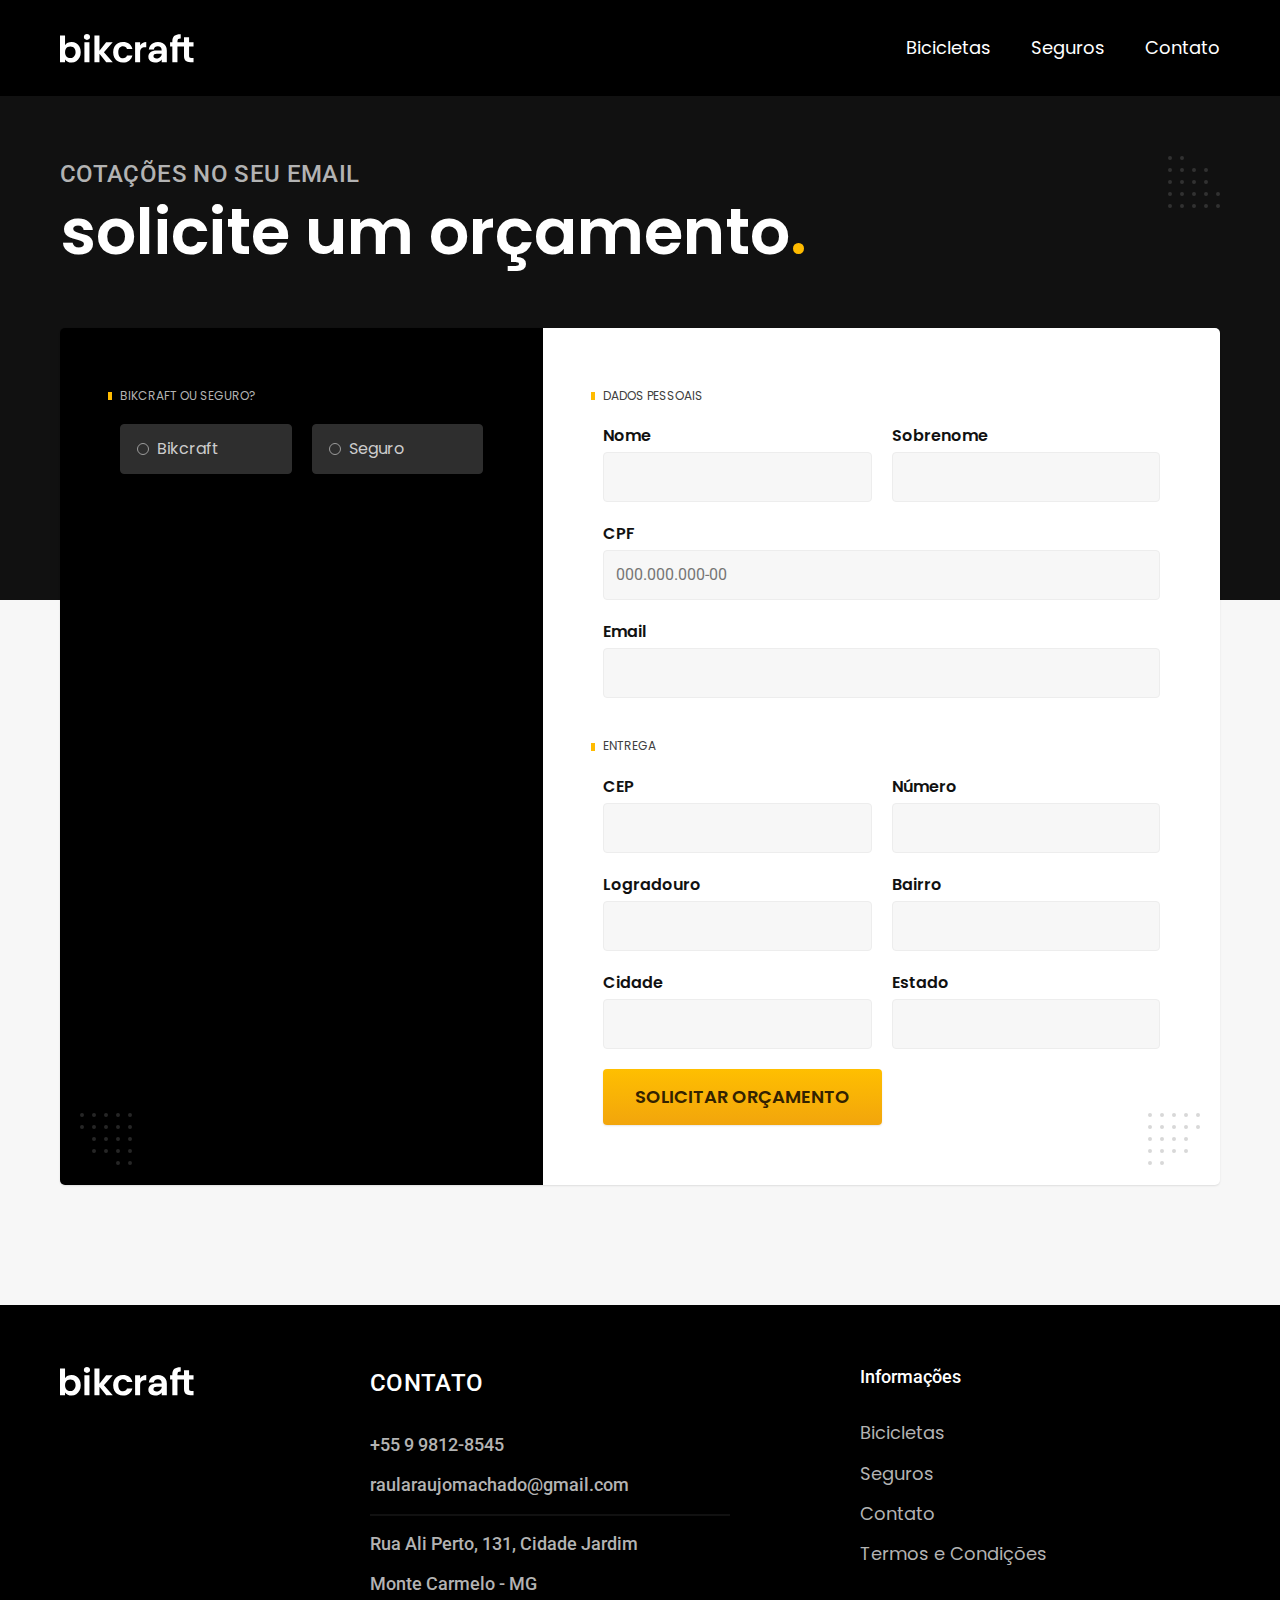
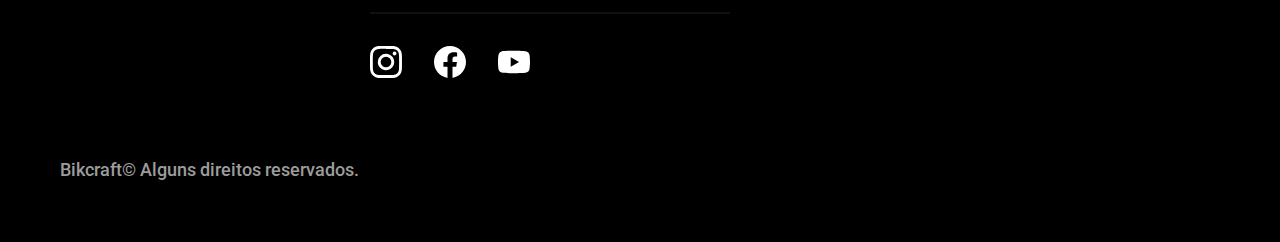
<file: orcamento.html>
<!DOCTYPE html>
<html lang="pt-br">

<head>
    <meta charset="UTF-8">
    <meta http-equiv="X-UA-Compatible" content="IE=edge">
    <meta name="viewport" content="width=device-width, initial-scale=1.0">
    <title>Bikcraft - Bicicletas Elétricas</title>
    <meta name="description" content="Bicicletas elétricas de alta precisão e qualidade,  feitas sob medida para o cliente. Explore o mundo na sua velocidade com a Bikcraft.">
    <link rel="preload" href="./css/style.min.css" as="style">
    <link rel="stylesheet" href="./css/style.min.css">
    <link rel="preconnect" href="https://fonts.googleapis.com">
    <link rel="preconnect" href="https://fonts.gstatic.com" crossorigin>
    <link href="https://fonts.googleapis.com/css2?family=Merriweather:ital,wght@1,900&family=Poppins:wght@400;600&family=Roboto:wght@400;500&display=swap" rel="stylesheet">
    <link rel="icon" href="./favicon.svg" type="image/svg+xml">
    <script>document.documentElement.classList.add("js");</script>
</head>

<body id="orcamento">
    <header class="header-bg">
        <div class="header container">
            <a href="./"><img src="./img/bikcraft.svg" alt="Bikcraft"></a>
            <nav aria-label="primaria">
                <ul class="header-menu font-1-m cor-0">
                    <li><a href="./bicicletas.html">Bicicletas</a></li>
                    <li><a href="./seguros.html">Seguros</a></li>
                    <li><a href="./contato.html">Contato</a></li>
                </ul>
            </nav>
        </div>
    </header>
    <main>
        <div class="titulo-bg">
            <div class="titulo container">
                <p class="font-2-l-b cor-5">Cotações no seu email</p>
                <h1 class="font-1-xxl cor-0">solicite um orçamento<span class="cor-p1">.</span></h1>
            </div>
        </div>
        <form class="orcamento container" action="./orcamento.html">
            <div class="orcamento-produto">
                <h2 class="font-1-xs cor-5">Bikcraft ou Seguro?</h2>
                <input type="radio" name="tipo" value="bikcraft" id="bikcraft">
                <label for="bikcraft">Bikcraft</label>
                <input type="radio" name="tipo" value="seguro" id="seguro">
                <label for="seguro">Seguro</label>
                <div class="orcamento-conteudo" id="orcamento-bikcraft">
                    <h2 class="font-1-xs cor-5">Escolha a sua</h2>
                    <input type="radio" name="produto" value="nimbus" id="nimbus">
                    <label for="nimbus">Nimbus Stark <span>R$ 4999</span></label>
                    <div class="orcamento-detalhes">
                        <ul class="font-1-xs cor-8">
                            <li><img src="./img/icones/eletrica.svg" alt=""> Motor Elétrico</li>
                            <li><img src="./img/icones/carbono.svg" alt=""> Fibra de Carbono</li>
                            <li><img src="./img/icones/velocidade.svg" alt=""> 50 km/h</li>
                            <li><img src="./img/icones/rastreador.svg" alt=""> Rastreador</li>
                        </ul>
                        <img src="./img/bicicletas/nimbus.jpg" alt="Bicicleta preta">
                    </div>
                    <input type="radio" name="produto" value="magic" id="magic">
                    <label for="magic">Magic Might <span>R$ 2499</span></label>
                    <div class="orcamento-detalhes">
                        <ul class="font-1-xs cor-8">
                            <li><img src="./img/icones/eletrica.svg" alt=""> Motor Elétrico</li>
                            <li><img src="./img/icones/carbono.svg" alt=""> Fibra de Carbono</li>
                            <li><img src="./img/icones/velocidade.svg" alt=""> 45 km/h</li>
                            <li><img src="./img/icones/rastreador.svg" alt=""> Rastreador</li>
                        </ul>
                        <img src="./img/bicicletas/magic.jpg" alt="Bicicleta preta">
                    </div>
                    <input type="radio" name="produto" value="nebula" id="nebula">
                    <label for="nebula">Nebula Cosmic <span>R$ 3999</span></label>
                    <div class="orcamento-detalhes">
                        <ul class="font-1-xs cor-8">
                            <li><img src="./img/icones/eletrica.svg" alt=""> Motor Elétrico</li>
                            <li><img src="./img/icones/carbono.svg" alt=""> Fibra de Carbono</li>
                            <li><img src="./img/icones/velocidade.svg" alt=""> 40 km/h</li>
                            <li><img src="./img/icones/rastreador.svg" alt=""> Rastreador</li>
                        </ul>
                        <img src="./img/bicicletas/nebula.jpg" alt="Bicicleta branca">
                    </div>
                </div>
                <div class="orcamento-conteudo" id="orcamento-seguro">
                    <h2 class="font-1-xs cor-5">Escolha o plano</h2>

                    <input type="radio" name="produto" value="prata" id="prata">
                    <label for="prata">Prata <span>R$ 199</span></label>

                    <input type="radio" name="produto" value="ouro" id="ouro">
                    <label for="ouro">Ouro <span>R$ 299</span></label>
                </div>
            </div>
            <div class="orcamento-dados form">
                <h2 class="font-1-xs cor-9 col-2">dados pessoais</h2>
                <div>
                    <label for="nome">Nome</label>
                    <input type="text" id="nome" name="nome">
                </div>
                <div>
                    <label for="sobrenome">Sobrenome</label>
                    <input type="text" id="sobrenome" name="sobrenome">
                </div>
                <div class="col-2">
                    <label for="cpf">CPF</label>
                    <input type="text" id="cpf" name="cpf" placeholder="000.000.000-00">
                </div>
                <div class="col-2">
                    <label for="email">Email</label>
                    <input type="email" id="email" name="email">
                </div>
                <h2 class="font-1-xs cor-9 col-2">entrega</h2>
                <div>
                    <label for="cep">CEP</label>
                    <input type="text" id="cep" name="cep">
                </div>
                <div>
                    <label for="numero">Número</label>
                    <input type="text" id="numero" name="numero">
                </div>
                <div>
                    <label for="logradouro">Logradouro</label>
                    <input type="text" id="logradouro" name="logradouro">
                </div>
                <div>
                    <label for="bairro">Bairro</label>
                    <input type="text" id="bairro" name="bairro">
                </div>
                <div>
                    <label for="cidade">Cidade</label>
                    <input type="text" id="cidade" name="cidade">
                </div>
                <div>
                    <label for="estado">Estado</label>
                    <input type="text" id="estado" name="estado">
                </div>
                <button class="botao col-2">Solicitar Orçamento</button>
            </div>
        </form>
    </main>
    <footer class="footer-bg">
        <div class="footer container">
            <img src="./img/bikcraft.svg" alt="Logotipo da Bikcraft">
            <div class="footer-contato">
                <h3 class="font-2-l-b cor-0">Contato</h3>
                <ul class=" font-2-m cor-5">
                    <li><a href="tel:+5534998128545"> +55 9 9812-8545</a></li>
                    <li><a href="mailto:raularaujomachado@gmail.com">raularaujomachado@gmail.com</a></li>
                    <li>Rua Ali Perto, 131, Cidade Jardim</li>
                    <li>Monte Carmelo - MG</li>
                </ul>
                <div class="footer-redes">
                    <a href="./">
                        <img src="./img/redes/instagram.svg" alt="Incone do Instagram">
                    </a>
                    <a href="./">
                        <img src="./img/redes/facebook.svg" alt="Incone do Facebook">
                    </a>
                    <a href="./">
                        <img src="./img/redes/youtube.svg" alt="Incone do Youtube">
                    </a>
                </div>
            </div>
            <div class="footer-informacoes">
                <h3 class="font-2-m cor-0">Informações</h3>
                <nav>
                    <ul class="font-1-m cor-5">
                        <li><a href="./bicicletas.html">Bicicletas</a></li>
                        <li><a href="./seguros.html">Seguros</a></li>
                        <li><a href="./contato.html">Contato</a></li>
                        <li><a href="./termos.html">Termos e Condições</a></li>
                    </ul>
                </nav>
            </div>
            <p class="footer-copy font-2-m cor-6">Bikcraft© Alguns direitos reservados.</p>
        </div>
    </footer>
    <script src="./js/script.js"></script>
</body>

</html>
</file>
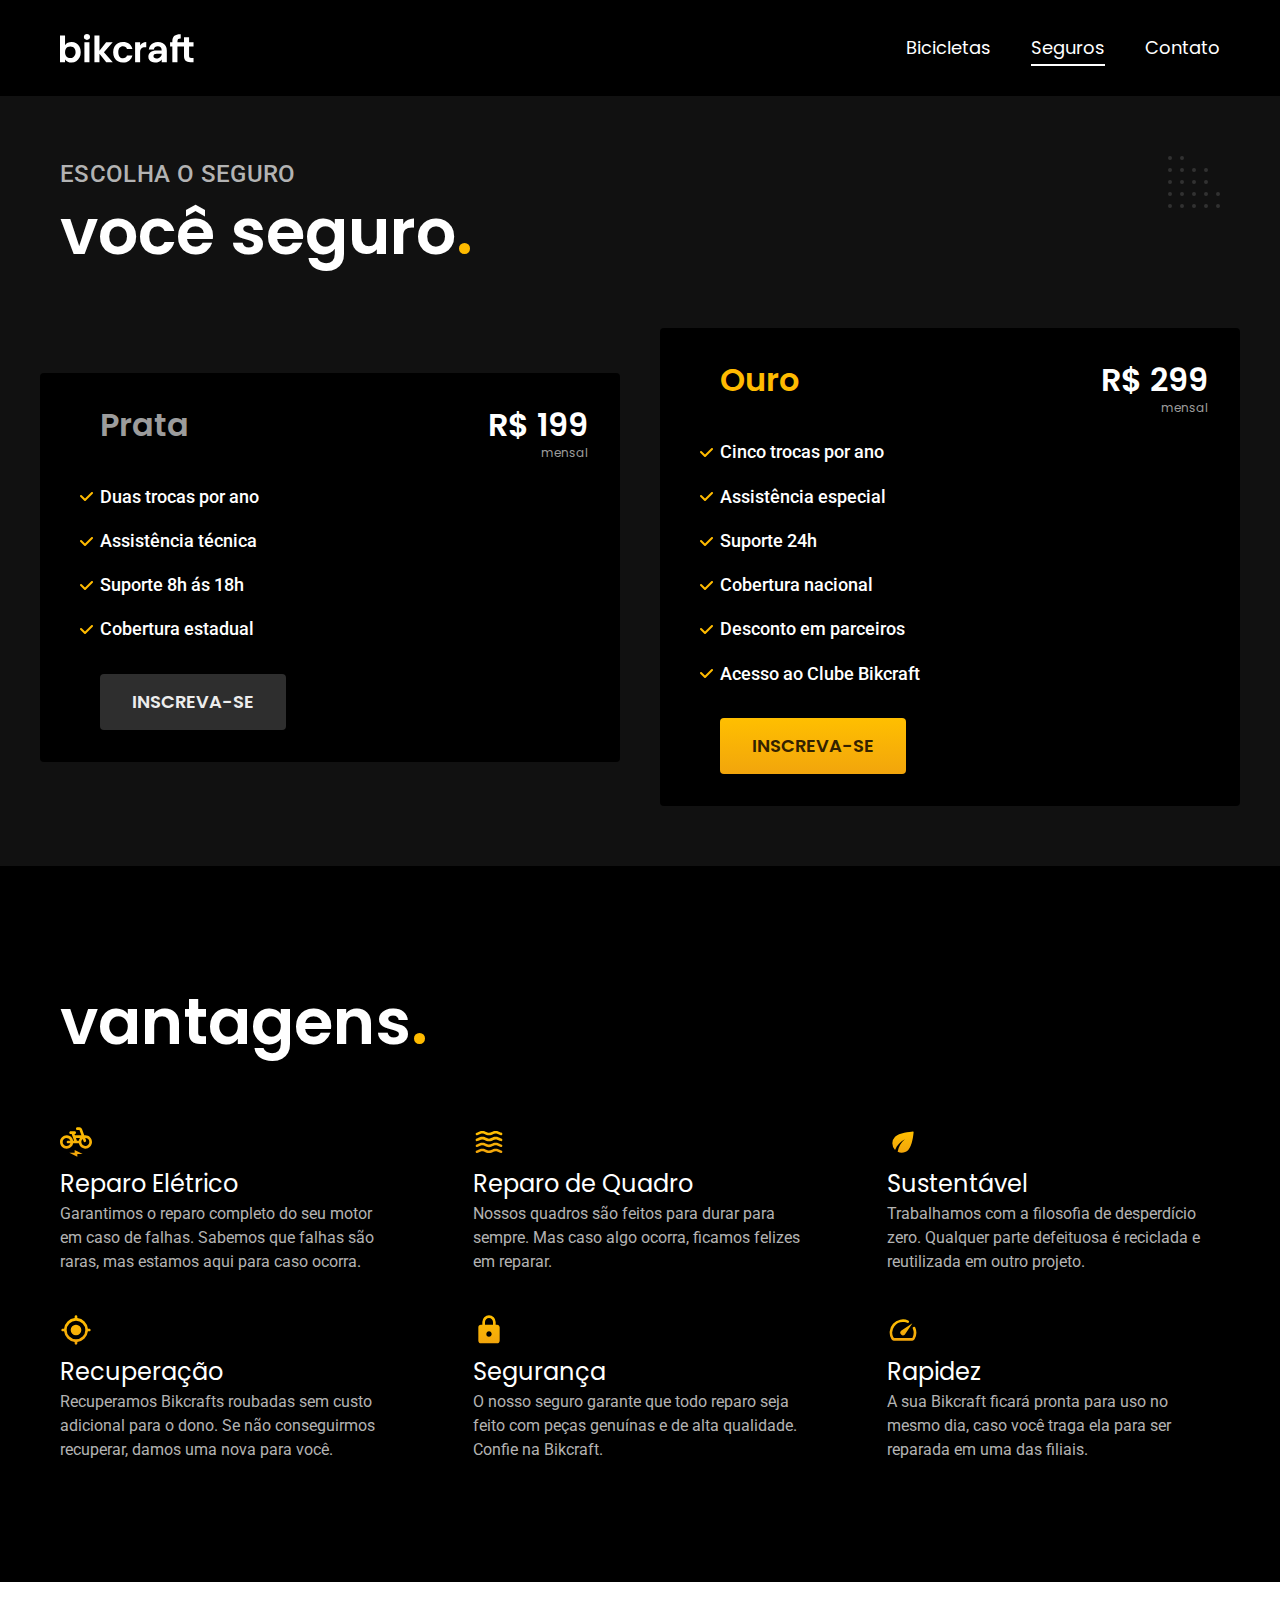
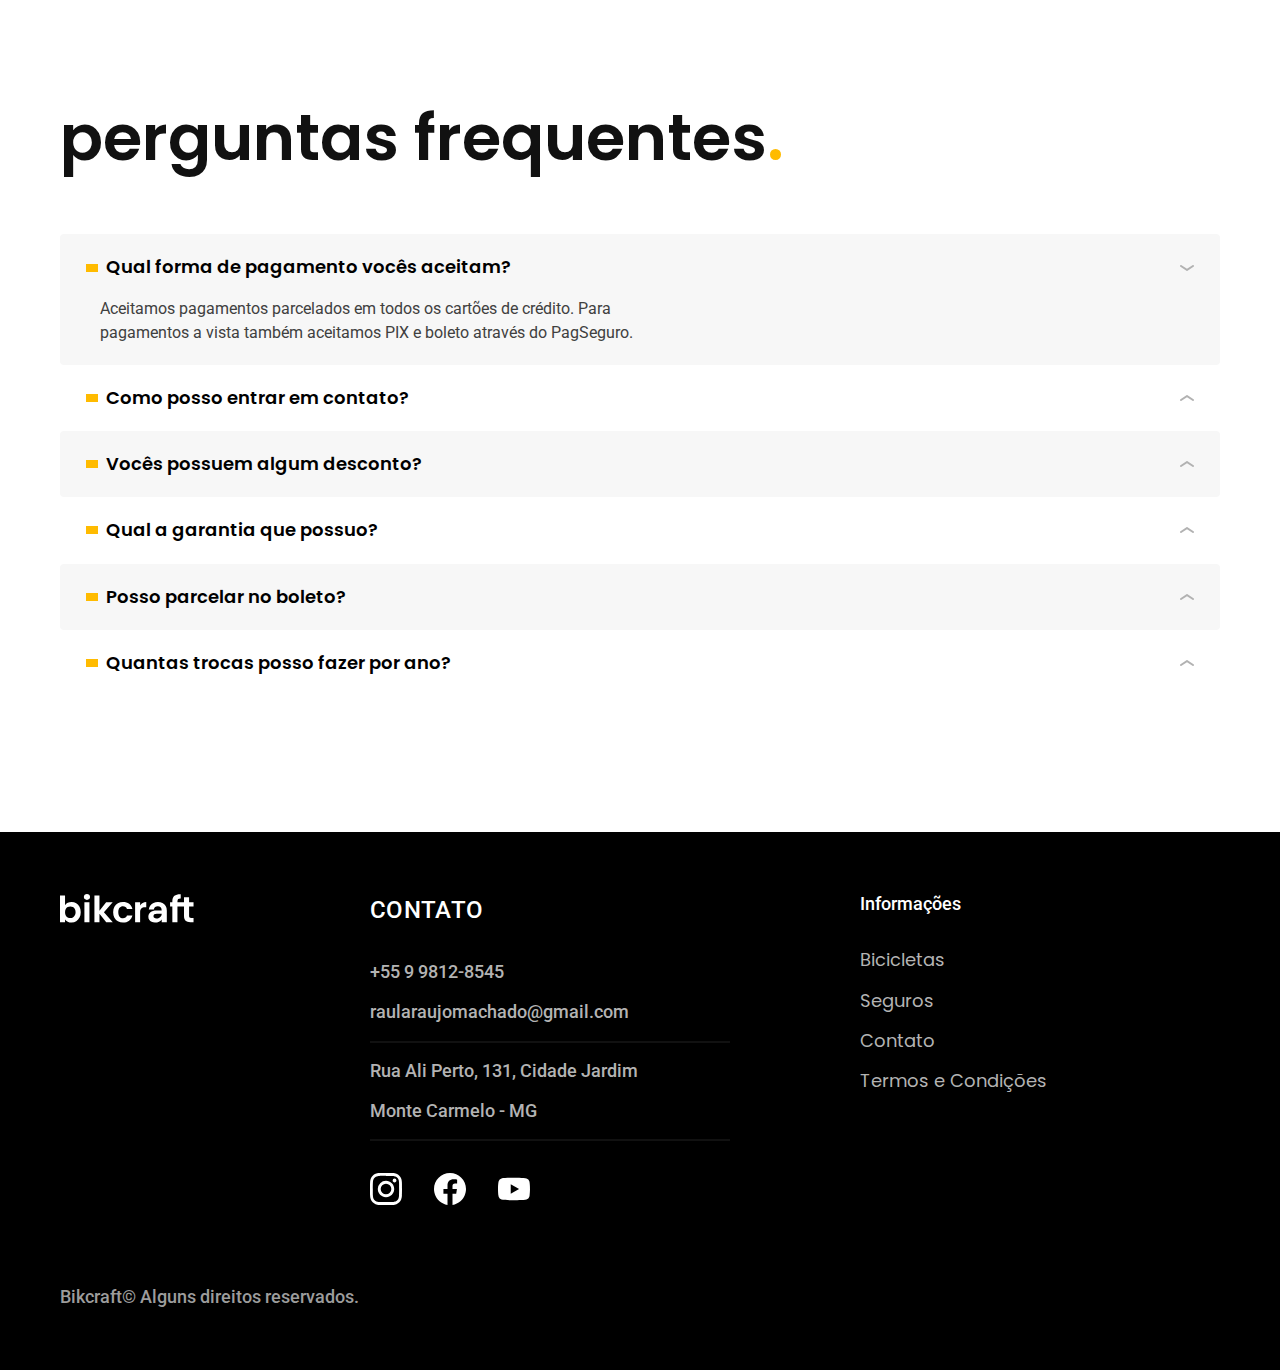
<file: seguros.html>
<!DOCTYPE html>
<html lang="pt-br">
<head>
    <meta charset="UTF-8">
    <meta http-equiv="X-UA-Compatible" content="IE=edge">
    <meta name="viewport" content="width=device-width, initial-scale=1.0">
    <title>Seguros |     Bikcraft</title>
    <meta name="description" content="Bicicletas elétricas de alta precisão e qualidade,  feitas sob medida para o cliente. Explore o mundo na sua velocidade com a Bikcraft.">
    <link rel="preload" href="./css/style.min.css" as="style">
    <link rel="stylesheet" href="./css/style.min.css">
    <link rel="preconnect" href="https://fonts.googleapis.com">
    <link rel="preconnect" href="https://fonts.gstatic.com" crossorigin>
    <link href="https://fonts.googleapis.com/css2?family=Merriweather:ital,wght@1,900&family=Poppins:wght@400;600&family=Roboto:wght@400;500&display=swap" rel="stylesheet">
    <link rel="icon" href="./favicon.svg" type="image/svg+xml">
    <script>document.documentElement.classList.add("js");</script>
</head>
<body id="seguros">
    <header class="header-bg">
        <div class="header container">
            <a href="./"><img src="./img/bikcraft.svg" alt="Bikcraft"></a>
            <nav aria-label="primaria">
                <ul class="header-menu font-1-m cor-0">
                    <li><a href="./bicicletas.html">Bicicletas</a></li>
                    <li><a href="./seguros.html">Seguros</a></li>
                    <li><a href="./contato.html">Contato</a></li>
                </ul>
            </nav>
        </div>
    </header>
    <main class="seguros-bg">
        <div class="titulo-bg">
            <div class="titulo container">
                <p class="font-2-l-b cor-5">Escolha o Seguro</p>
                <h1 class="font-1-xxl cor-0">você seguro<span class="cor-p1">.</span></h1>
            </div>
        </div>
        <div class="seguros container">
            <div class="seguros-item">
                <h3 class="font-1-xl cor-6">Prata</h3>
                <span class="font-1-xl cor-0">R$ 199 <span class="font-1-xs cor-6">mensal</span></span>
                <ul class="font-2-m cor-0">
                    <li>Duas trocas por ano</li>
                    <li>Assistência técnica</li>
                    <li>Suporte 8h ás 18h</li>
                    <li>Cobertura estadual</li>
                </ul>
                <a class="botao secundario" href="./orcamento.html?tipo=seguro&produto=prata">Inscreva-se</a>
            </div>
            <div class="seguros-item">
                <h3 class="font-1-xl cor-p1">Ouro</h3>
                <span class="font-1-xl cor-0">R$ 299 <span class="font-1-xs cor-6">mensal</span></span>
                <ul class="font-2-m cor-0">
                    <li>Cinco trocas por ano</li>
                    <li>Assistência especial</li>
                    <li>Suporte 24h</li>
                    <li>Cobertura nacional</li>
                    <li>Desconto em parceiros</li>
                    <li>Acesso ao Clube Bikcraft</li>
                </ul>
                <a class="botao" href="./orcamento.htmltipo=seguro&produto=ouro">Inscreva-se</a>
            </div>
        </div>
    </main>
    <article class="vantagens-bg">
        <div class="vantagens container">
            <h2 class="font-1-xxl cor-0">vantagens<span class="cor-p1">.</span></h2>
            <ul>
                <li>
                    <img src="./img/icones/eletrica.svg" alt="Ícone ilustrativo">
                    <h3 class="font-1-l cor-0">Reparo Elétrico</h3>
                    <p class="font-2-s cor-5">Garantimos o reparo completo do seu motor em caso de falhas. Sabemos que falhas são raras, mas estamos aqui para caso ocorra.</p>
                </li>
                <li>
                    <img src="./img/icones/carbono.svg" alt="Ícone ilustrativo">
                    <h3 class="font-1-l cor-0">Reparo de Quadro</h3>
                    <p class="font-2-s cor-5">Nossos quadros são feitos para durar para sempre. Mas caso algo ocorra, ficamos felizes em reparar.</p>
                </li>
                <li>
                    <img src="./img/icones/sustentavel.svg" alt="Ícone ilustrativo">
                    <h3 class="font-1-l cor-0">Sustentável</h3>
                    <p class="font-2-s cor-5">Trabalhamos com a filosofia de desperdício zero. Qualquer parte defeituosa é reciclada e reutilizada em outro projeto.</p>
                </li>
                <li>
                    <img src="./img/icones/rastreador.svg" alt="Ícone ilustrativo">
                    <h3 class="font-1-l cor-0">Recuperação</h3>
                    <p class="font-2-s cor-5">Recuperamos Bikcrafts roubadas sem custo adicional para o dono. Se não conseguirmos recuperar, damos uma nova para você.</p>
                </li>
                <li>
                    <img src="./img/icones/seguro.svg" alt="Ícone ilustrativo">
                    <h3 class="font-1-l cor-0">Segurança</h3>
                    <p class="font-2-s cor-5">O nosso seguro garante que todo reparo seja feito com peças genuínas e de alta qualidade. Confie na Bikcraft.</p>
                </li>
                <li>
                    <img src="./img/icones/velocidade.svg" alt="Ícone ilustrativo">
                    <h3 class="font-1-l cor-0">Rapidez</h3>
                    <p class="font-2-s cor-5">A sua Bikcraft ficará pronta para uso no mesmo dia, caso você traga ela para ser reparada em uma das filiais.</p>
                </li>
            </ul>
        </div>
    </article>
    <article class="perguntas container">
        <h2 class="font-1-xxl">perguntas frequentes<span class="cor-p1">.</span></h2>
        <dl>
            <div>
                <dt><button class="font-1-m-b" aria-controls="pergunta1" aria-expanded="true">Qual forma de pagamento vocês aceitam?</button></dt>
                <dd id="pergunta1" class="font-2-s cor-9 ativa">Aceitamos pagamentos parcelados em todos os cartões de crédito. Para pagamentos a vista também aceitamos PIX e boleto através do PagSeguro.</dd>
            </div>
            <div>
                <dt><button class="font-1-m-b" aria-controls="pergunta2" aria-expanded="false">Como posso entrar em contato?</button></dt>
                <dd id="pergunta2" class="font-2-s cor-9">Aceitamos pagamentos parcelados em todos os cartões de crédito. Para pagamentos a vista também aceitamos PIX e boleto através do PagSeguro.</dd>
            </div>
            <div>
                <dt><button class="font-1-m-b" aria-controls="pergunta3" aria-expanded="false">Vocês possuem algum desconto?</button></dt>
                <dd id="pergunta3" class="font-2-s cor-9">Aceitamos pagamentos parcelados em todos os cartões de crédito. Para pagamentos a vista também aceitamos PIX e boleto através do PagSeguro.</dd>
            </div>
            <div>
                <dt><button class="font-1-m-b" aria-controls="pergunta4" aria-expanded="false">Qual a garantia que possuo?</button></dt>
                <dd id="pergunta4" class="font-2-s cor-9">Aceitamos pagamentos parcelados em todos os cartões de crédito. Para pagamentos a vista também aceitamos PIX e boleto através do PagSeguro.</dd>
            </div>
            <div>
                <dt><button class="font-1-m-b" aria-controls="pergunta5" aria-expanded="false">Posso parcelar no boleto?</button></dt>
                <dd id="pergunta5" class="font-2-s cor-9">Aceitamos pagamentos parcelados em todos os cartões de crédito. Para pagamentos a vista também aceitamos PIX e boleto através do PagSeguro.</dd>
            </div>
            <div>
                <dt><button class="font-1-m-b" aria-controls="pergunta6" aria-expanded="false">Quantas trocas posso fazer por ano?</button></dt>
                <dd id="pergunta6" class="font-2-s cor-9">Aceitamos pagamentos parcelados em todos os cartões de crédito. Para pagamentos a vista também aceitamos PIX e boleto através do PagSeguro.</dd>
            </div>
        </dl>
    </article>
    <footer class="footer-bg">
        <div class="footer container">
            <img src="./img/bikcraft.svg" alt="Logotipo da Bikcraft">
            <div class="footer-contato">
                <h3 class="font-2-l-b cor-0">Contato</h3>
                <ul class=" font-2-m cor-5">
                    <li><a href="tel:+5534998128545"> +55 9 9812-8545</a></li>
                    <li><a href="mailto:raularaujomachado@gmail.com">raularaujomachado@gmail.com</a></li>
                    <li>Rua Ali Perto, 131, Cidade Jardim</li>
                    <li>Monte Carmelo - MG</li>
                </ul>
                <div class="footer-redes">
                    <a href="./">
                        <img src="./img/redes/instagram.svg" alt="Incone do Instagram">
                    </a>
                    <a href="./">
                        <img src="./img/redes/facebook.svg" alt="Incone do Facebook">
                    </a>
                    <a href="./">
                        <img src="./img/redes/youtube.svg" alt="Incone do Youtube">
                    </a>
                </div>
            </div>
            <div class="footer-informacoes">
                <h3 class="font-2-m cor-0">Informações</h3>
                <nav>
                    <ul class="font-1-m cor-5">
                        <li><a href="./bicicletas.html">Bicicletas</a></li>
                        <li><a href="./seguros.html">Seguros</a></li>
                        <li><a href="./contato.html">Contato</a></li>
                        <li><a href="./termos.html">Termos e Condições</a></li>
                    </ul>
                </nav>
            </div>
            <p class="footer-copy font-2-m cor-6">Bikcraft© Alguns direitos reservados.</p>
        </div>
    </footer>
    <script src="./js/script.js"></script>
</body>
</html>
</file>
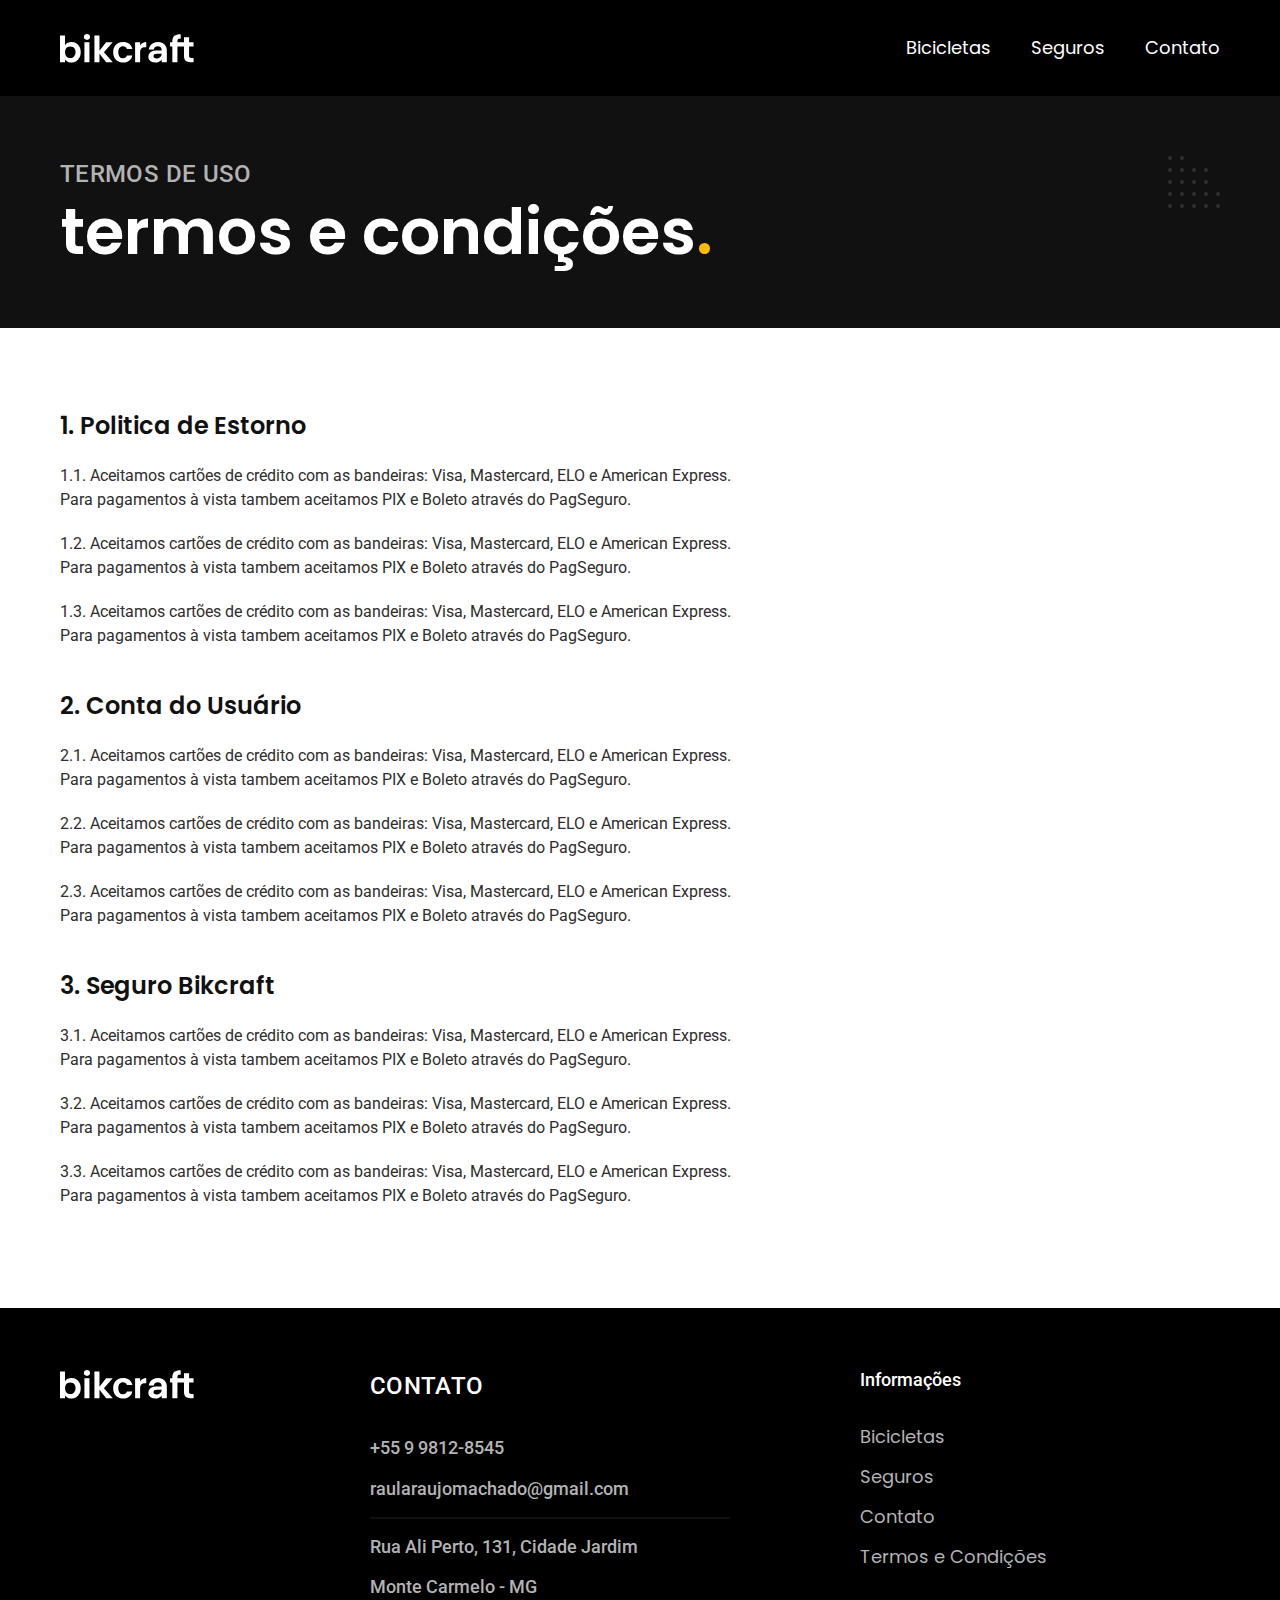
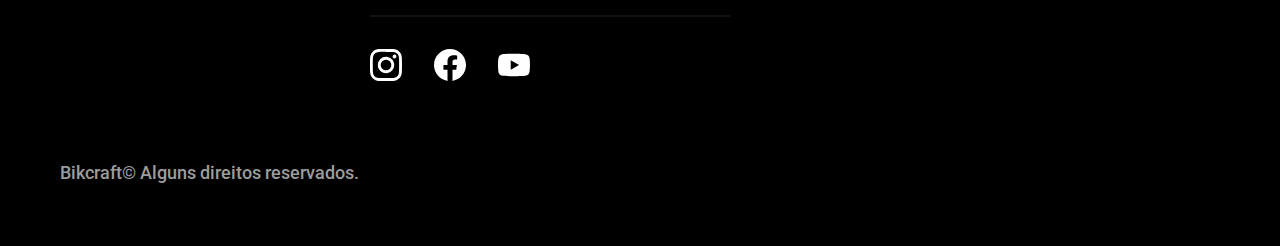
<file: termos.html>
<!DOCTYPE html>
<html lang="pt-br">
<head>
    <meta charset="UTF-8">
    <meta http-equiv="X-UA-Compatible" content="IE=edge">
    <meta name="viewport" content="width=device-width, initial-scale=1.0">
    <title>Termo e Condições | Bikcraft</title>
    <meta name="description" content="Termos e condições referentes aos produtos e serviços licenciados pela Bikcraft.">
    <link rel="preload" href="./css/style.min.css" as="style">
    <link rel="stylesheet" href="./css/style.min.css">
    <link rel="preconnect" href="https://fonts.googleapis.com">
    <link rel="preconnect" href="https://fonts.gstatic.com" crossorigin>
    <link href="https://fonts.googleapis.com/css2?family=Merriweather:ital,wght@1,900&family=Poppins:wght@400;600&family=Roboto:wght@400;500&display=swap" rel="stylesheet">
    <link rel="icon" href="./favicon.svg" type="image/svg+xml">
    <script>document.documentElement.classList.add("js");</script>
</head>
<body id="termos">
    <header class="header-bg">
        <div class="header container">
            <a href="./"><img src="./img/bikcraft.svg" alt="Bikcraft"></a>
            <nav aria-label="primaria">
                <ul class="header-menu font-1-m cor-0">
                    <li><a href="./bicicletas.html">Bicicletas</a></li>
                    <li><a href="./seguros.html">Seguros</a></li>
                    <li><a href="./contato.html">Contato</a></li>
                </ul>
            </nav>
        </div>
    </header>
    <main>
        <div class="titulo-bg">
            <div class="titulo container">
                <p class="font-2-l-b cor-5">Termos de uso</p>
                <h1 class="font-1-xxl cor-0">termos e condições<span class="cor-p1">.</span></h1>
            </div>
        </div>
        <div class="termos font-2-s cor-10  container">
            <h2 class="font-1-l cor-11">1. Politica de Estorno</h2>
            <p>1.1. Aceitamos cartões de crédito com as bandeiras: Visa, Mastercard, ELO e American Express. Para pagamentos à vista tambem aceitamos PIX e Boleto através do PagSeguro.</p>
            <p>1.2. Aceitamos cartões de crédito com as bandeiras: Visa, Mastercard, ELO e American Express. Para pagamentos à vista tambem aceitamos PIX e Boleto através do PagSeguro.</p>
            <p>1.3. Aceitamos cartões de crédito com as bandeiras: Visa, Mastercard, ELO e American Express. Para pagamentos à vista tambem aceitamos PIX e Boleto através do PagSeguro.</p>
            <h2 class="font-1-l cor-11">2. Conta do Usuário</h2>
            <p>2.1. Aceitamos cartões de crédito com as bandeiras: Visa, Mastercard, ELO e American Express. Para pagamentos à vista tambem aceitamos PIX e Boleto através do PagSeguro.</p>
            <p>2.2. Aceitamos cartões de crédito com as bandeiras: Visa, Mastercard, ELO e American Express. Para pagamentos à vista tambem aceitamos PIX e Boleto através do PagSeguro.</p>
            <p>2.3. Aceitamos cartões de crédito com as bandeiras: Visa, Mastercard, ELO e American Express. Para pagamentos à vista tambem aceitamos PIX e Boleto através do PagSeguro.</p>
            <h2 class="font-1-l cor-11">3. Seguro Bikcraft</h2>
            <p>3.1. Aceitamos cartões de crédito com as bandeiras: Visa, Mastercard, ELO e American Express. Para pagamentos à vista tambem aceitamos PIX e Boleto através do PagSeguro.</p>
            <p>3.2. Aceitamos cartões de crédito com as bandeiras: Visa, Mastercard, ELO e American Express. Para pagamentos à vista tambem aceitamos PIX e Boleto através do PagSeguro.</p>
            <p>3.3. Aceitamos cartões de crédito com as bandeiras: Visa, Mastercard, ELO e American Express. Para pagamentos à vista tambem aceitamos PIX e Boleto através do PagSeguro.</p>
        </div>
    </main>
    <footer class="footer-bg">
        <div class="footer container">
            <img src="./img/bikcraft.svg" alt="Logotipo da Bikcraft">
            <div class="footer-contato">
                <h3 class="font-2-l-b cor-0">Contato</h3>
                <ul class=" font-2-m cor-5">
                    <li><a href="tel:+5534998128545"> +55 9 9812-8545</a></li>
                    <li><a href="mailto:raularaujomachado@gmail.com">raularaujomachado@gmail.com</a></li>
                    <li>Rua Ali Perto, 131, Cidade Jardim</li>
                    <li>Monte Carmelo - MG</li>
                </ul>
                <div class="footer-redes">
                    <a href="./">
                        <img src="./img/redes/instagram.svg" alt="Incone do Instagram">
                    </a>
                    <a href="./">
                        <img src="./img/redes/facebook.svg" alt="Incone do Facebook">
                    </a>
                    <a href="./">
                        <img src="./img/redes/youtube.svg" alt="Incone do Youtube">
                    </a>
                </div>
            </div>
            <div class="footer-informacoes">
                <h3 class="font-2-m cor-0">Informações</h3>
                <nav>
                    <ul class="font-1-m cor-5">
                        <li><a href="./bicicletas.html">Bicicletas</a></li>
                        <li><a href="./seguros.html">Seguros</a></li>
                        <li><a href="./contato.html">Contato</a></li>
                        <li><a href="./termos.html">Termos e Condições</a></li>
                    </ul>
                </nav>
            </div>
            <p class="footer-copy font-2-m cor-6">Bikcraft© Alguns direitos reservados.</p>
        </div>
    </footer>
    <script src="./js/script.js"></script>
</body>
</html>
</file>
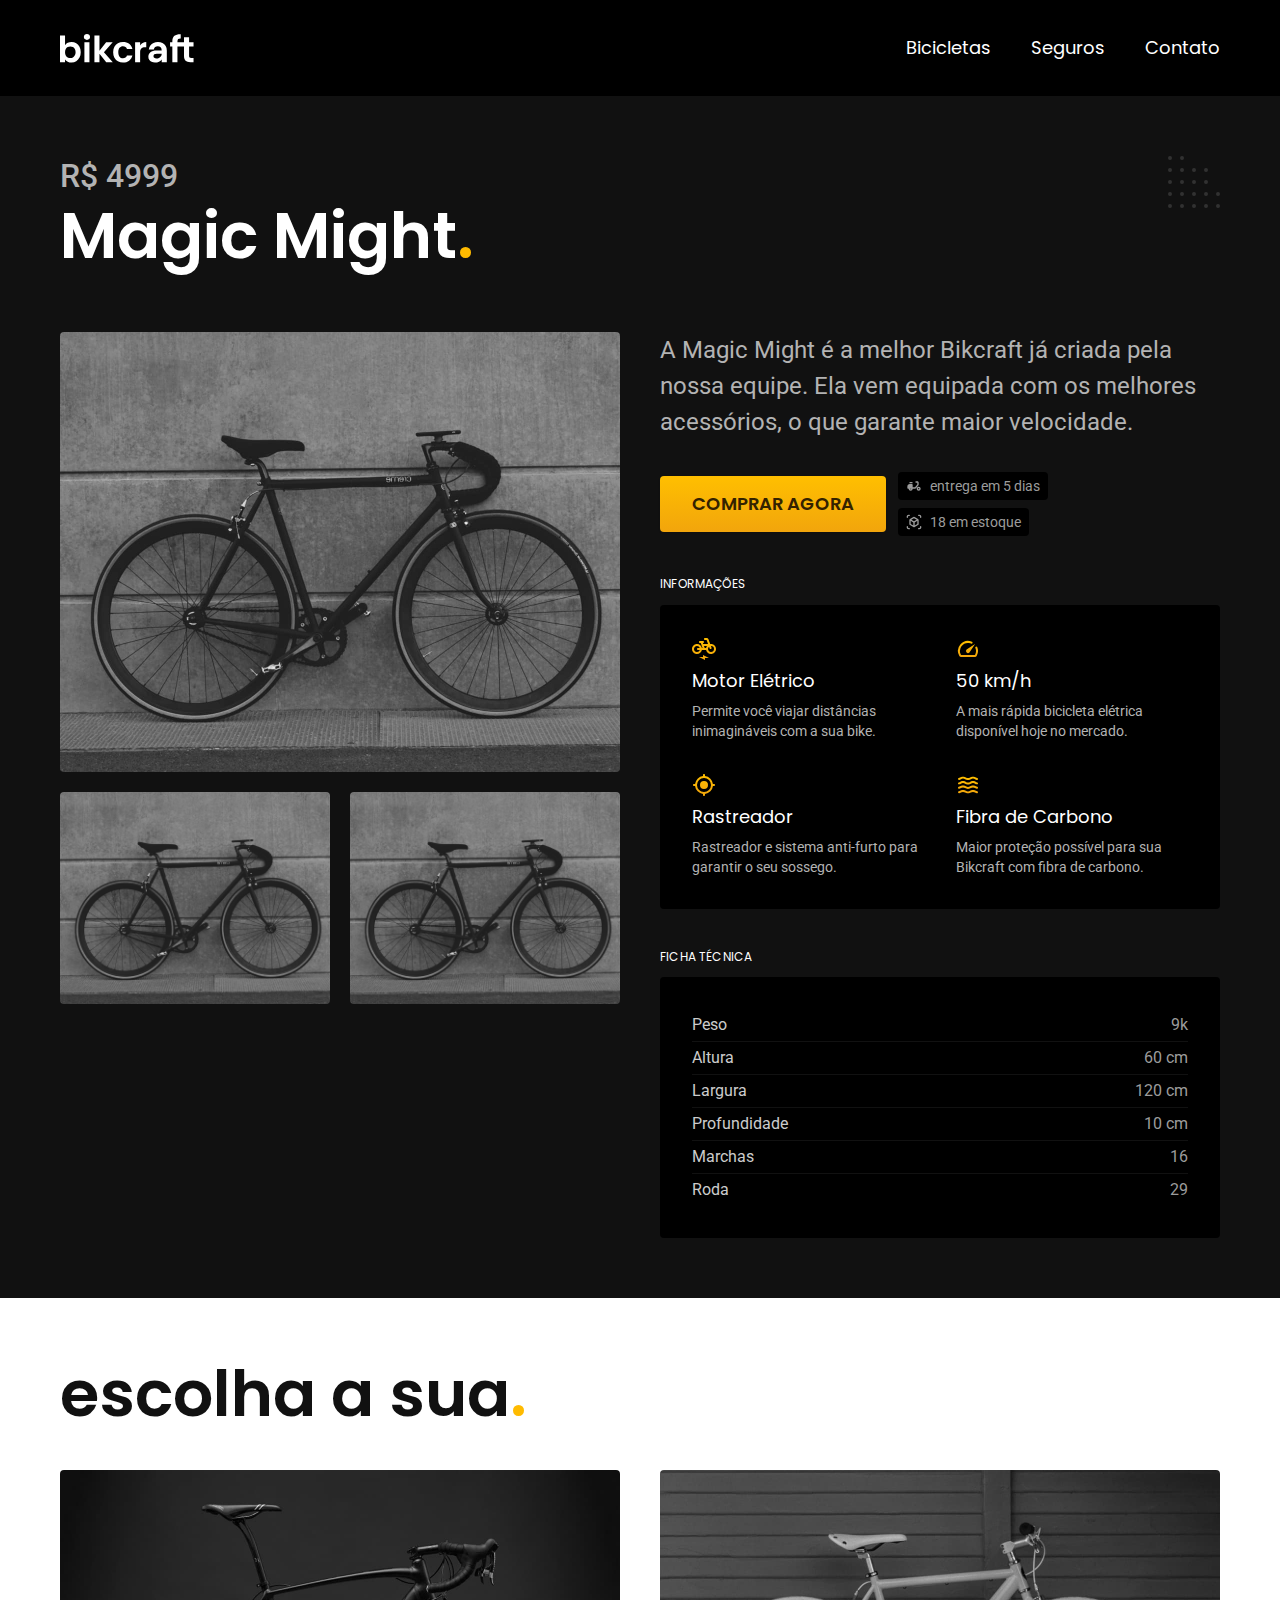
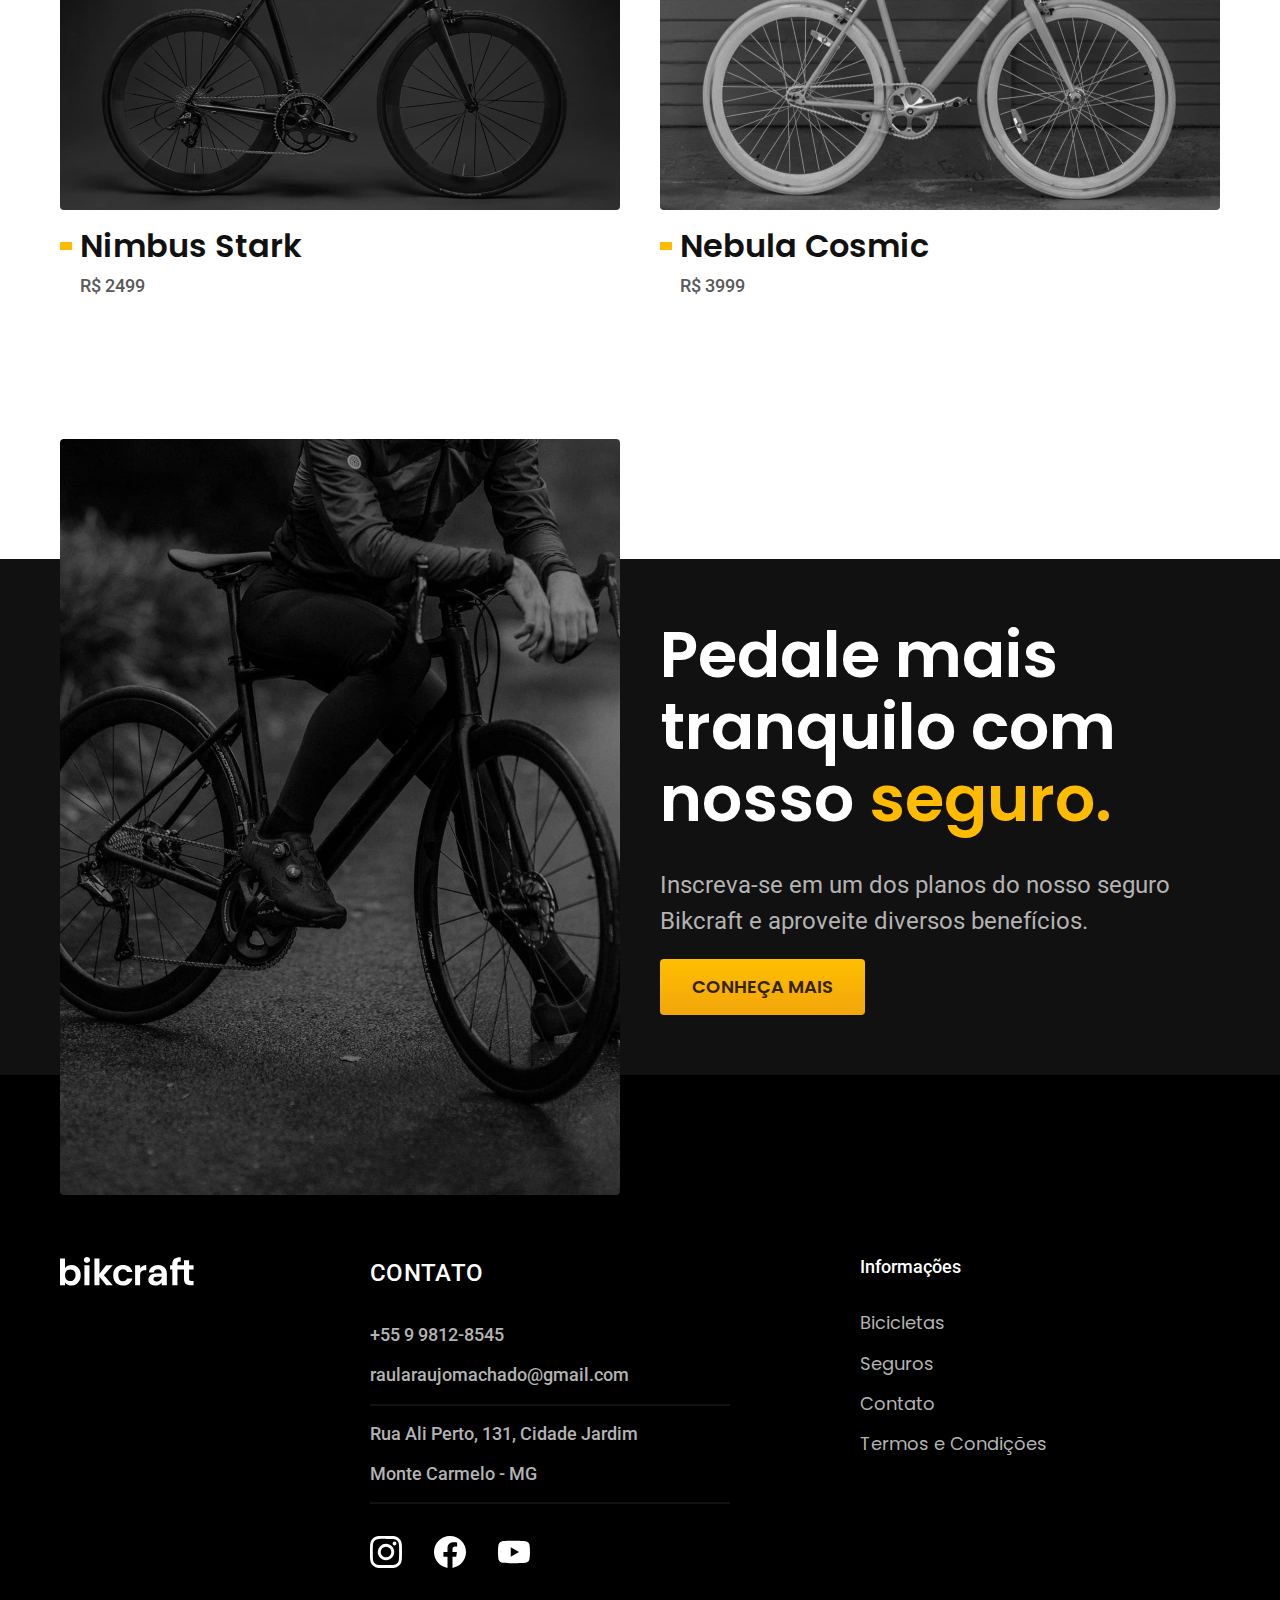
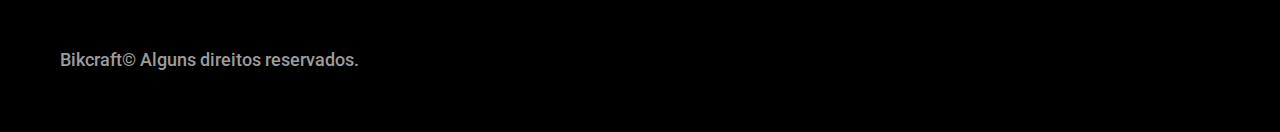
<file: bicicletas/magic.html>
<!DOCTYPE html>
<html lang="pt-br">

<head>
    <meta charset="UTF-8">
    <meta http-equiv="X-UA-Compatible" content="IE=edge">
    <meta name="viewport" content="width=device-width, initial-scale=1.0">
    <title>Magic Might | Bikcraft</title>
    <meta name="description"content="Bicicletas elétricas de alta precisão e qualidade,  feitas sob medida para o cliente. Explore o mundo na sua velocidade com a Bikcraft.">
    <link rel="stylesheet" href="../css/style.min.css">
    <link rel="preconnect" href="https://fonts.googleapis.com">
    <link rel="preconnect" href="https://fonts.gstatic.com" crossorigin>
    <link href="https://fonts.googleapis.com/css2?family=Merriweather:ital,wght@1,900&family=Poppins:wght@400;600&family=Roboto:wght@400;500&display=swap" rel="stylesheet">
    <link rel="icon" href="../favicon.svg" type="image/svg+xml">
    <script>document.documentElement.classList.add("js");</script>
</head>

<body id="bicicleta">
    <header class="header-bg">
        <div class="header container">
            <a href="./"><img src="../img/bikcraft.svg" alt="Bikcraft"></a>
            <nav aria-label="primaria">
                <ul class="header-menu font-1-m cor-0">
                    <li><a href="../bicicletas.html">Bicicletas</a></li>
                    <li><a href="../seguros.html">Seguros</a></li>
                    <li><a href="../contato.html">Contato</a></li>
                </ul>
            </nav>
        </div>
    </header>
    <main class="titulo-bg">
        <div>
            <div class="titulo container">
                <p class="font-2-xl cor-5">R$ 4999</p>
                <h1 class="font-1-xxl cor-0">Magic Might<span class="cor-p1">.</span></h1>
            </div>
        </div>
        <div class="container bicicleta ">
            <div class="bicicleta-imagens">
                <img src="../img/bicicleta/nimbus2.jpg" alt="Bicicleta Magic Might preta">
                <img src="../img/bicicleta/nimbus2.jpg" alt="Bicicleta Magic Might preta">
                <img src="../img/bicicleta/nimbus2.jpg" alt="Bicicleta Magic Might preta">
            </div>
            <div class="bicicleta-conteudo">
                <p class="font-2-l cor-5">A Magic Might é a melhor Bikcraft já criada pela nossa equipe. Ela vem equipada com os melhores acessórios, o que garante maior velocidade.</p>
                <div class="bicicleta-comprar">
                    <a class="botao" href="../orcamento.html?tipo=bikcraft&produto=magic">Comprar Agora</a>
                    <span class="font-2-xs cor-6"><img src="../img/icones/entrega.svg" alt="Ícone ilustrativo"> entrega em 5 dias</span>
                    <span class="font-2-xs cor-6"><img src="../img/icones/estoque.svg" alt="Ícone ilustrativo"> 18 em estoque</span>
                </div>
                <h2 class="font-1-xs cor-0">Informações</h2>
                <ul class="bicicleta-informacoes">
                    <li>
                        <img src="../img/icones/eletrica.svg" alt="Ícone ilustrativo">
                        <h3 class="font-1-m cor-0">Motor Elétrico</h3>
                        <p class="font-2-xs cor-5">Permite você viajar distâncias inimagináveis com a sua bike.</p>
                    </li>
                    <li>
                        <img src="../img/icones/velocidade.svg" alt="Ícone ilustrativo">
                        <h3 class="font-1-m cor-0">50 km/h</h3>
                        <p class="font-2-xs cor-5">A mais rápida bicicleta elétrica disponível hoje no mercado.</p>
                    </li>
                    <li>
                        <img src="../img/icones/rastreador.svg" alt="Ícone ilustrativo">
                        <h3 class="font-1-m cor-0">Rastreador</h3>
                        <p class="font-2-xs cor-5">Rastreador e sistema anti-furto para garantir o seu sossego.</p>
                    </li>
                    <li>
                        <img src="../img/icones/carbono.svg" alt="Ícone ilustrativo">
                        <h3 class="font-1-m cor-0">Fibra de Carbono</h3>
                        <p class="font-2-xs cor-5">Maior proteção possível para sua Bikcraft com fibra de carbono.</p>
                    </li>
                </ul>
                <h2 class="font-1-xs cor-0">Ficha Técnica</h2>
                <ul class="bicicleta-ficha font-2-s cor-4">
                    <li>Peso <span>9k</span></li>
                    <li>Altura <span>60 cm</span></li>
                    <li>Largura <span>120 cm</span></li>
                    <li>Profundidade <span>10 cm</span></li>
                    <li>Marchas <span> 16</span></li>
                    <li>Roda <span>29</span></li>
                </ul>
            </div>
        </div>
    </main>
    <article class="bicicletas-lista container">
        <h2 class="font-1-xxl">escolha a sua<span class="cor-p1">.</span></h2>
        <ul>
            <li>
                <a href="../bicicletas/nimbus.html">
                    <img src="../img/bicicletas/nimbus.jpg" alt="Bikcraft Nimbus Stark preta">
                    <h3 class="font-1-xl">Nimbus Stark</h3>
                    <span class="font-2-m cor-8">R$ 2499</span>
                </a>
            </li>
            <li>
                <a href="../bicicletas/nebula.html">
                    <img src="../img/bicicletas/nebula.jpg" alt="Bikcraft Nebula Cosmic branca">
                    <h3 class="font-1-xl">Nebula Cosmic</h3>
                    <span class="font-2-m cor-8">R$ 3999</span>
                </a>
            </li>
        </ul>
    </article>
    <article class="seguro-bg">
        <div class="seguro container">
            <div class="seguro-imagem">
                <img src="../img/fotos/seguros.jpg" alt="Homem parado em cima de uma Bikcraft">
            </div>
            <div class="seguro-conteudo">
                <h2 class="font-1-xxl cor-0">Pedale mais tranquilo com nosso <span class="cor-p1">seguro.</span></h2>
                <p class="font-2-l cor-5">Inscreva-se em um dos planos do nosso seguro Bikcraft e aproveite diversos benefícios.</p>
                <a class="botao" href="../seguros.html">Conheça Mais</a>
            </div>
        </div>
    </article>
    <footer class="footer-bg">
        <div class="footer container">
            <img src="../img/bikcraft.svg" alt="Logotipo da Bikcraft">
            <div class="footer-contato">
                <h3 class="font-2-l-b cor-0">Contato</h3>
                <ul class=" font-2-m cor-5">
                    <li><a href="tel:+5534998128545"> +55 9 9812-8545</a></li>
                    <li><a href="mailto:raularaujomachado@gmail.com">raularaujomachado@gmail.com</a></li>
                    <li>Rua Ali Perto, 131, Cidade Jardim</li>
                    <li>Monte Carmelo - MG</li>
                </ul>
                <div class="footer-redes">
                    <a href="./">
                        <img src="../img/redes/instagram.svg" alt="Incone do Instagram">
                    </a>
                    <a href="./">
                        <img src="../img/redes/facebook.svg" alt="Incone do Facebook">
                    </a>
                    <a href="./">
                        <img src="../img/redes/youtube.svg" alt="Incone do Youtube">
                    </a>
                </div>
            </div>
            <div class="footer-informacoes">
                <h3 class="font-2-m cor-0">Informações</h3>
                <nav>
                    <ul class="font-1-m cor-5">
                        <li><a href="../bicicletas.html">Bicicletas</a></li>
                        <li><a href="../seguros.html">Seguros</a></li>
                        <li><a href="../contato.html">Contato</a></li>
                        <li><a href="../termos.html">Termos e Condições</a></li>
                    </ul>
                </nav>
            </div>
            <p class="footer-copy font-2-m cor-6">Bikcraft© Alguns direitos reservados.</p>
        </div>
    </footer>
    <script src="../js/script.js"></script>
</body>

</html>
</file>
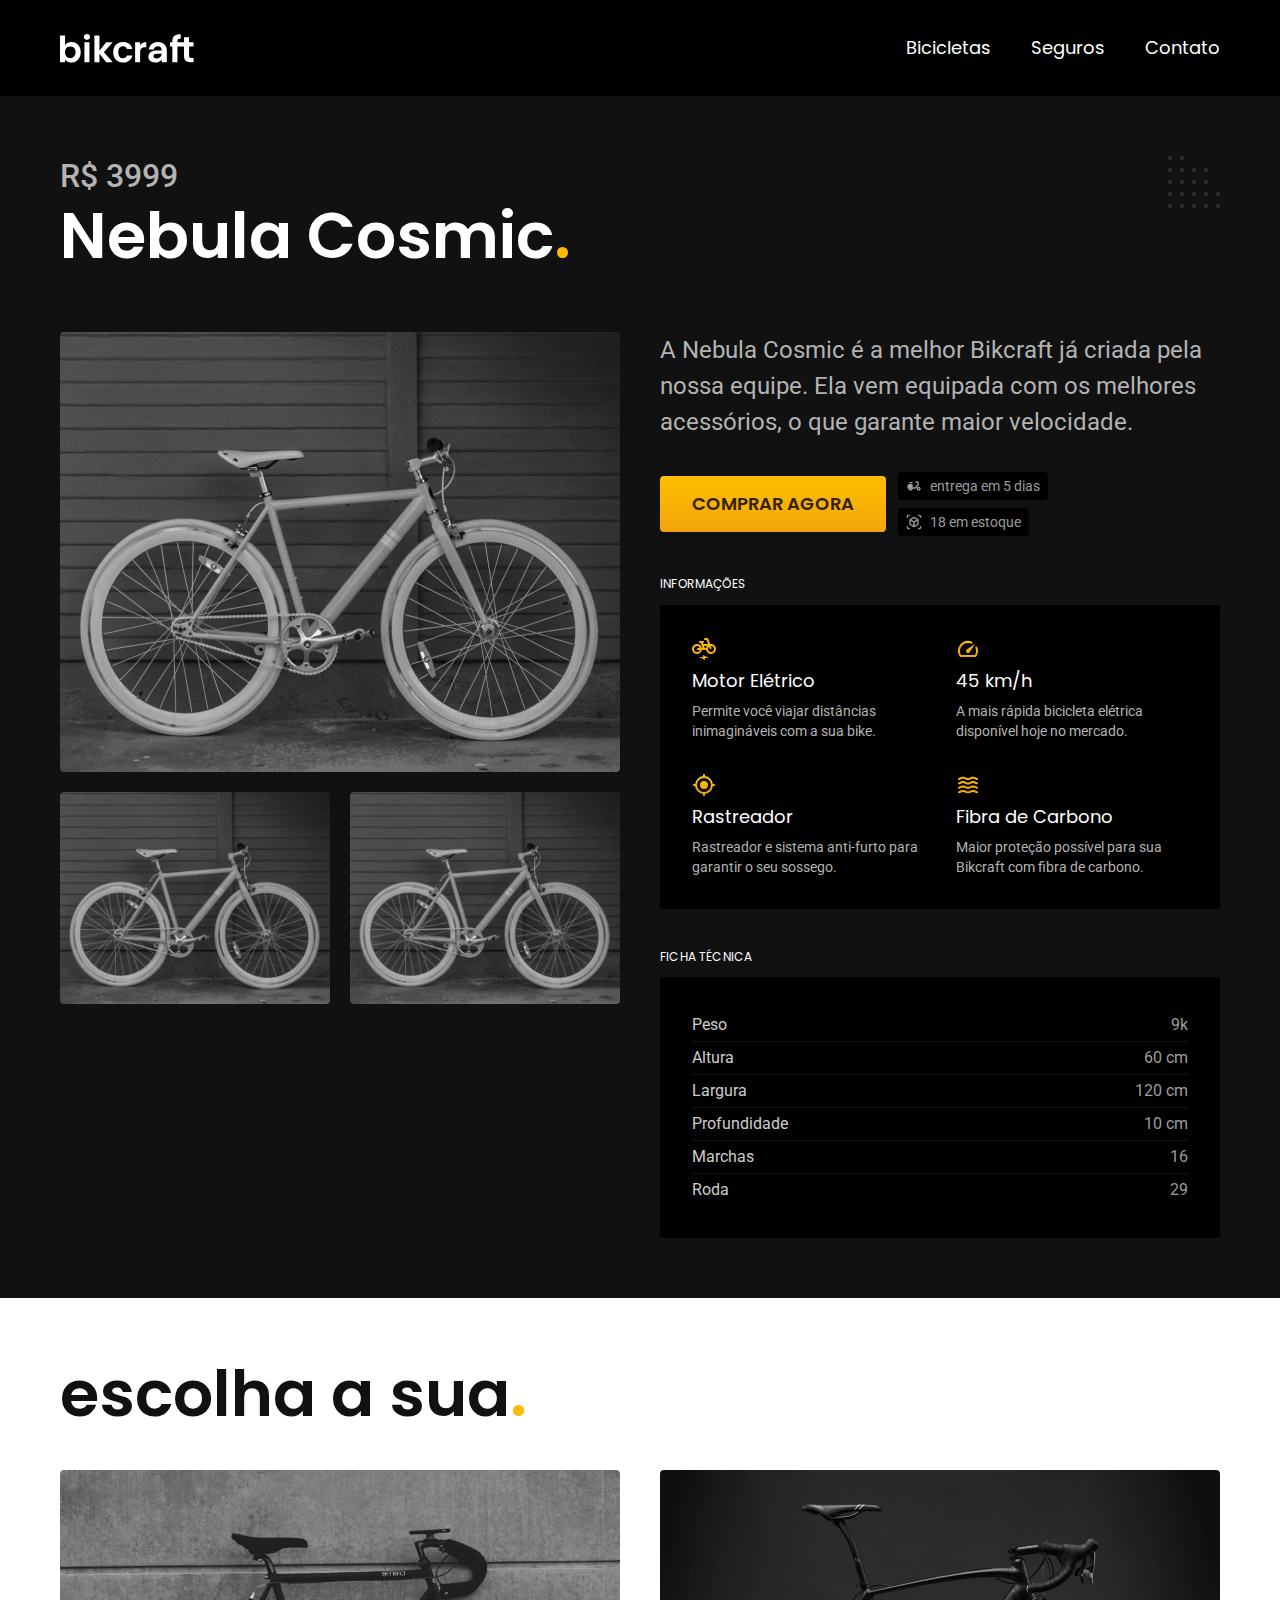
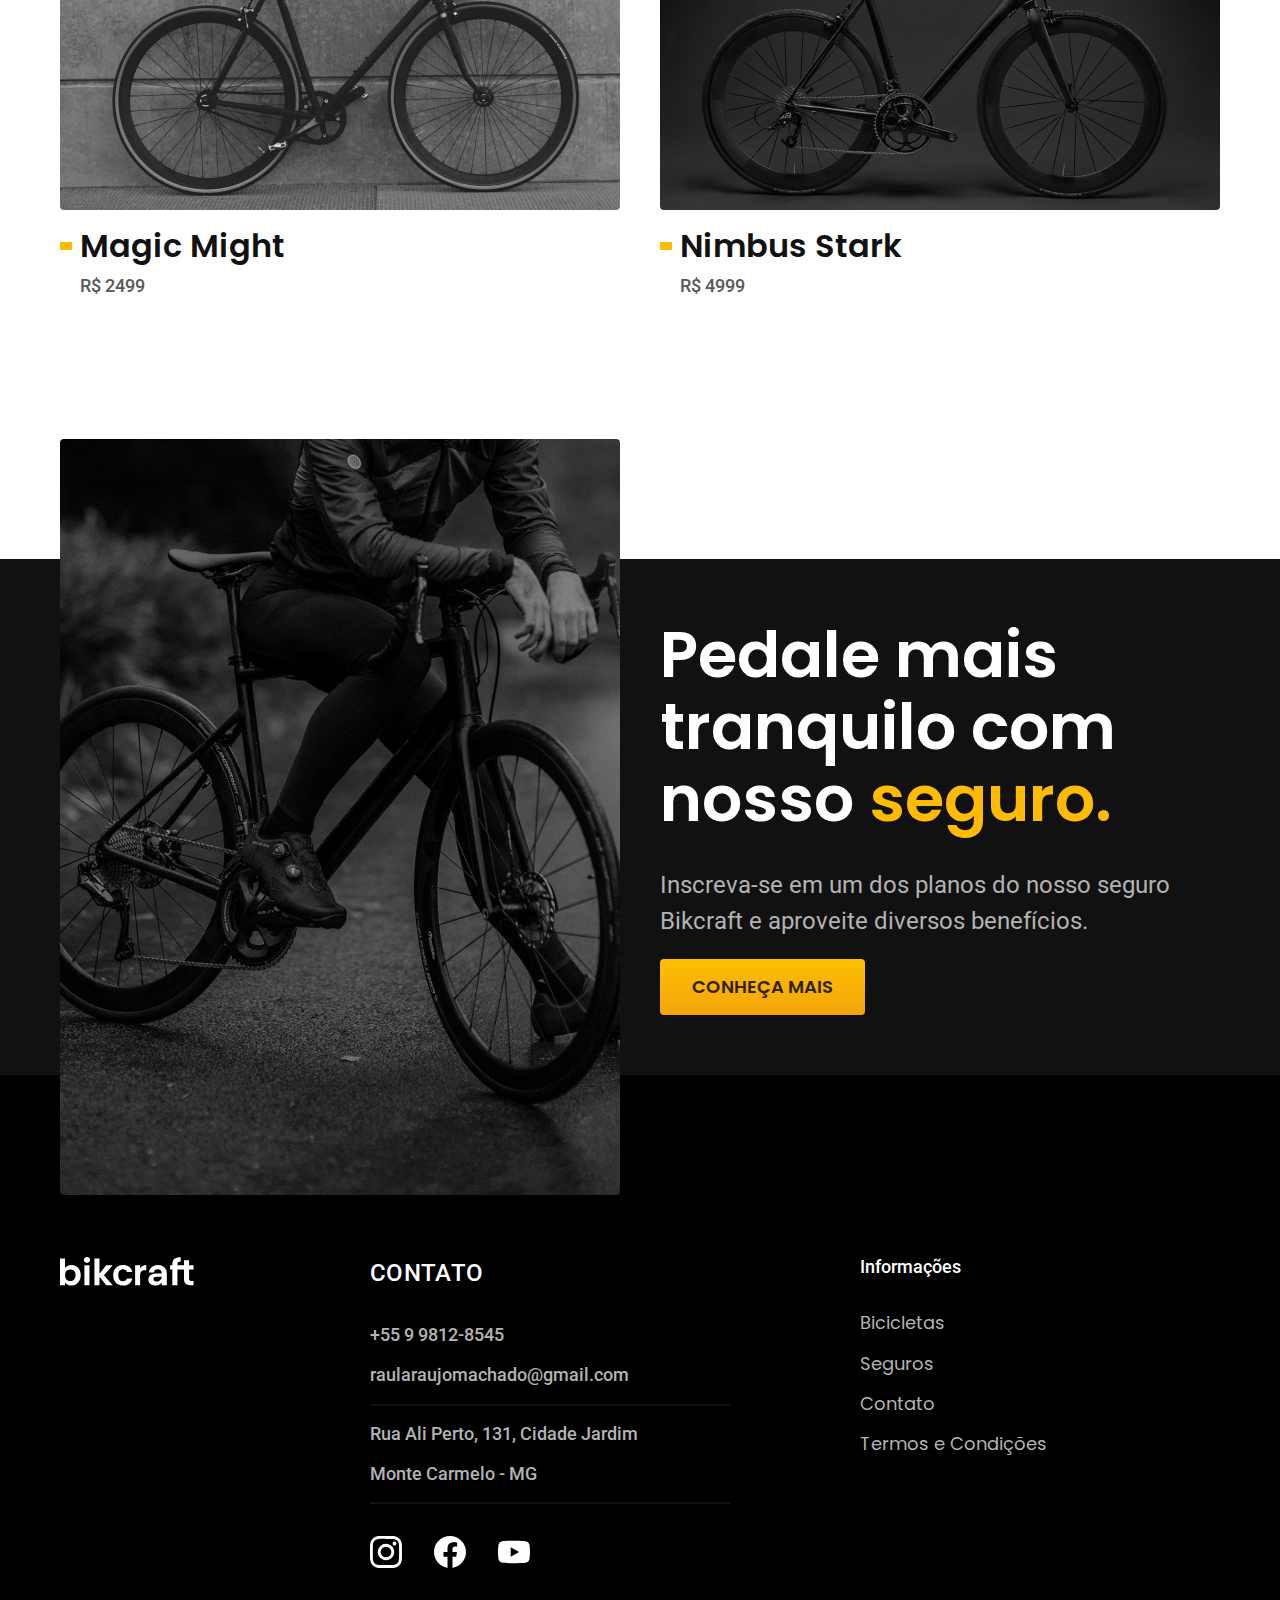
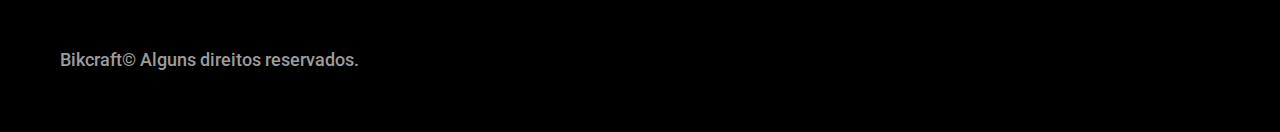
<file: bicicletas/nebula.html>
<!DOCTYPE html>
<html lang="pt-br">

<head>
    <meta charset="UTF-8">
    <meta http-equiv="X-UA-Compatible" content="IE=edge">
    <meta name="viewport" content="width=device-width, initial-scale=1.0">
    <title>Nebula Cosmic | Bikcraft</title>
    <meta name="description" content="Bicicletas elétricas de alta precisão e qualidade,  feitas sob medida para o cliente. Explore o mundo na sua velocidade com a Bikcraft.">
    <link rel="stylesheet" href="../css/style.min.css">
    <link rel="preconnect" href="https://fonts.googleapis.com">
    <link rel="preconnect" href="https://fonts.gstatic.com" crossorigin>
    <link href="https://fonts.googleapis.com/css2?family=Merriweather:ital,wght@1,900&family=Poppins:wght@400;600&family=Roboto:wght@400;500&display=swap" rel="stylesheet">
    <link rel="icon" href="../favicon.svg" type="image/svg+xml">
    <script>document.documentElement.classList.add("js");</script>
</head>

<body id="bicicleta">
    <header class="header-bg">
        <div class="header container">
            <a href="./"><img src="../img/bikcraft.svg" alt="Bikcraft"></a>
            <nav aria-label="primaria">
                <ul class="header-menu font-1-m cor-0">
                    <li><a href="../bicicletas.html">Bicicletas</a></li>
                    <li><a href="../seguros.html">Seguros</a></li>
                    <li><a href="../contato.html">Contato</a></li>
                </ul>
            </nav>
        </div>
    </header>
    <main class="titulo-bg">
        <div>
            <div class="titulo container">
                <p class="font-2-xl cor-5">R$ 3999</p>
                <h1 class="font-1-xxl cor-0">Nebula Cosmic<span class="cor-p1">.</span></h1>
            </div>
        </div>
        <div class="container bicicleta ">
            <div class="bicicleta-imagens">
                <img src="../img/bicicleta/nimbus3.jpg" alt="Bicicleta Nebula Cosmic branca">
                <img src="../img/bicicleta/nimbus3.jpg" alt="Bicicleta Nebula Cosmic branca">
                <img src="../img/bicicleta/nimbus3.jpg" alt="Bicicleta Nebula Cosmic branca">
            </div>
            <div class="bicicleta-conteudo">
                <p class="font-2-l cor-5">A Nebula Cosmic é a melhor Bikcraft já criada pela nossa equipe. Ela vem equipada com os melhores acessórios, o que garante maior velocidade.</p>
                <div class="bicicleta-comprar">
                    <a class="botao" href="../orcamento.html?tipo=bikcraft&produto=nebula">Comprar Agora</a>
                    <span class="font-2-xs cor-6"><img src="../img/icones/entrega.svg" alt="Ícone ilustrativo"> entrega em 5 dias</span>
                    <span class="font-2-xs cor-6"><img src="../img/icones/estoque.svg" alt="Ícone ilustrativo"> 18 em estoque</span>
                </div>
                <h2 class="font-1-xs cor-0">Informações</h2>
                <ul class="bicicleta-informacoes">
                    <li>
                        <img src="../img/icones/eletrica.svg" alt="Ícone ilustrativo">
                        <h3 class="font-1-m cor-0">Motor Elétrico</h3>
                        <p class="font-2-xs cor-5">Permite você viajar distâncias inimagináveis com a sua bike.</p>
                    </li>
                    <li>
                        <img src="../img/icones/velocidade.svg" alt="Ícone ilustrativo">
                        <h3 class="font-1-m cor-0">45 km/h</h3>
                        <p class="font-2-xs cor-5">A mais rápida bicicleta elétrica disponível hoje no mercado.</p>
                    </li>
                    <li>
                        <img src="../img/icones/rastreador.svg" alt="Ícone ilustrativo">
                        <h3 class="font-1-m cor-0">Rastreador</h3>
                        <p class="font-2-xs cor-5">Rastreador e sistema anti-furto para garantir o seu sossego.</p>
                    </li>
                    <li>
                        <img src="../img/icones/carbono.svg" alt="Ícone ilustrativo">
                        <h3 class="font-1-m cor-0">Fibra de Carbono</h3>
                        <p class="font-2-xs cor-5">Maior proteção possível para sua Bikcraft com fibra de carbono.</p>
                    </li>
                </ul>
                <h2 class="font-1-xs cor-0">Ficha Técnica</h2>
                <ul class="bicicleta-ficha font-2-s cor-4">
                    <li>Peso <span>9k</span></li>
                    <li>Altura <span>60 cm</span></li>
                    <li>Largura <span>120 cm</span></li>
                    <li>Profundidade <span>10 cm</span></li>
                    <li>Marchas <span> 16</span></li>
                    <li>Roda <span>29</span></li>
                </ul>
            </div>
        </div>
    </main>
    <article class="bicicletas-lista container">
        <h2 class="font-1-xxl">escolha a sua<span class="cor-p1">.</span></h2>
        <ul>
            <li>
                <a href="../bicicletas/magic.html">
                    <img src="../img/bicicletas/magic.jpg" alt="Bikcraft Magic Might preta">
                    <h3 class="font-1-xl">Magic Might</h3>
                    <span class="font-2-m cor-8">R$ 2499</span>
                </a>
            </li>
            <li>
                <a href="../bicicletas/nimbus.html">
                    <img src="../img/bicicletas/nimbus.jpg" alt="Bikcraft Nimbus Stark preta">
                    <h3 class="font-1-xl">Nimbus Stark</h3>
                    <span class="font-2-m cor-8">R$ 4999</span>
                </a>
            </li>
        </ul>
    </article>
    <article class="seguro-bg">
        <div class="seguro container">
            <div class="seguro-imagem">
                <img src="../img/fotos/seguros.jpg" alt="Homem parado em cima de uma Bikcraft">
            </div>
            <div class="seguro-conteudo">
                <h2 class="font-1-xxl cor-0">Pedale mais tranquilo com nosso <span class="cor-p1">seguro.</span></h2>
                <p class="font-2-l cor-5">Inscreva-se em um dos planos do nosso seguro Bikcraft e aproveite diversos benefícios.</p>
                <a class="botao" href="../seguros.html">Conheça Mais</a>
            </div>
        </div>
    </article>
    <footer class="footer-bg">
        <div class="footer container">
            <img src="../img/bikcraft.svg" alt="Logotipo da Bikcraft">
            <div class="footer-contato">
                <h3 class="font-2-l-b cor-0">Contato</h3>
                <ul class=" font-2-m cor-5">
                    <li><a href="tel:+5534998128545"> +55 9 9812-8545</a></li>
                    <li><a href="mailto:raularaujomachado@gmail.com">raularaujomachado@gmail.com</a></li>
                    <li>Rua Ali Perto, 131, Cidade Jardim</li>
                    <li>Monte Carmelo - MG</li>
                </ul>
                <div class="footer-redes">
                    <a href="./">
                        <img src="../img/redes/instagram.svg" alt="Incone do Instagram">
                    </a>
                    <a href="./">
                        <img src="../img/redes/facebook.svg" alt="Incone do Facebook">
                    </a>
                    <a href="./">
                        <img src="../img/redes/youtube.svg" alt="Incone do Youtube">
                    </a>
                </div>
            </div>
            <div class="footer-informacoes">
                <h3 class="font-2-m cor-0">Informações</h3>
                <nav>
                    <ul class="font-1-m cor-5">
                        <li><a href="../bicicletas.html">Bicicletas</a></li>
                        <li><a href="../seguros.html">Seguros</a></li>
                        <li><a href="../contato.html">Contato</a></li>
                        <li><a href="../termos.html">Termos e Condições</a></li>
                    </ul>
                </nav>
            </div>
            <p class="footer-copy font-2-m cor-6">Bikcraft© Alguns direitos reservados.</p>
        </div>
    </footer>
    <script src="../js/script.js"></script>
</body>

</html>
</file>
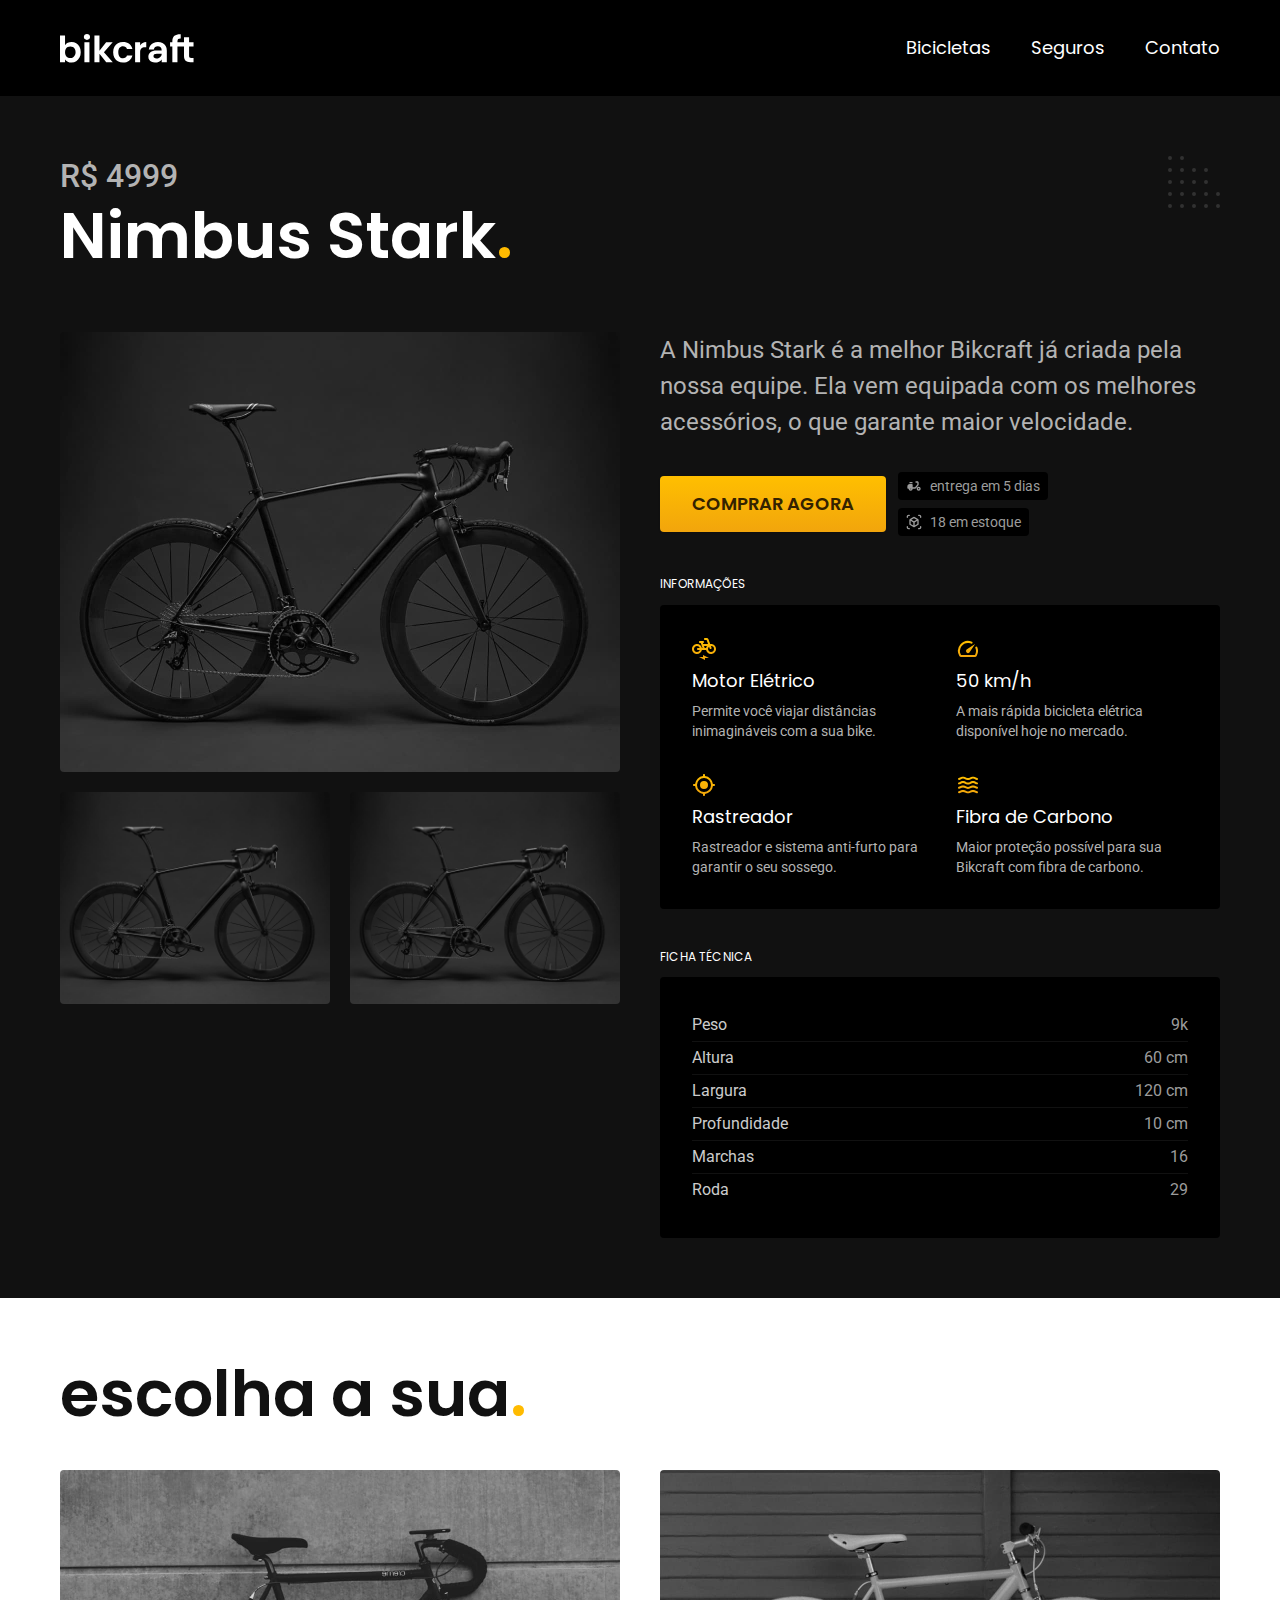
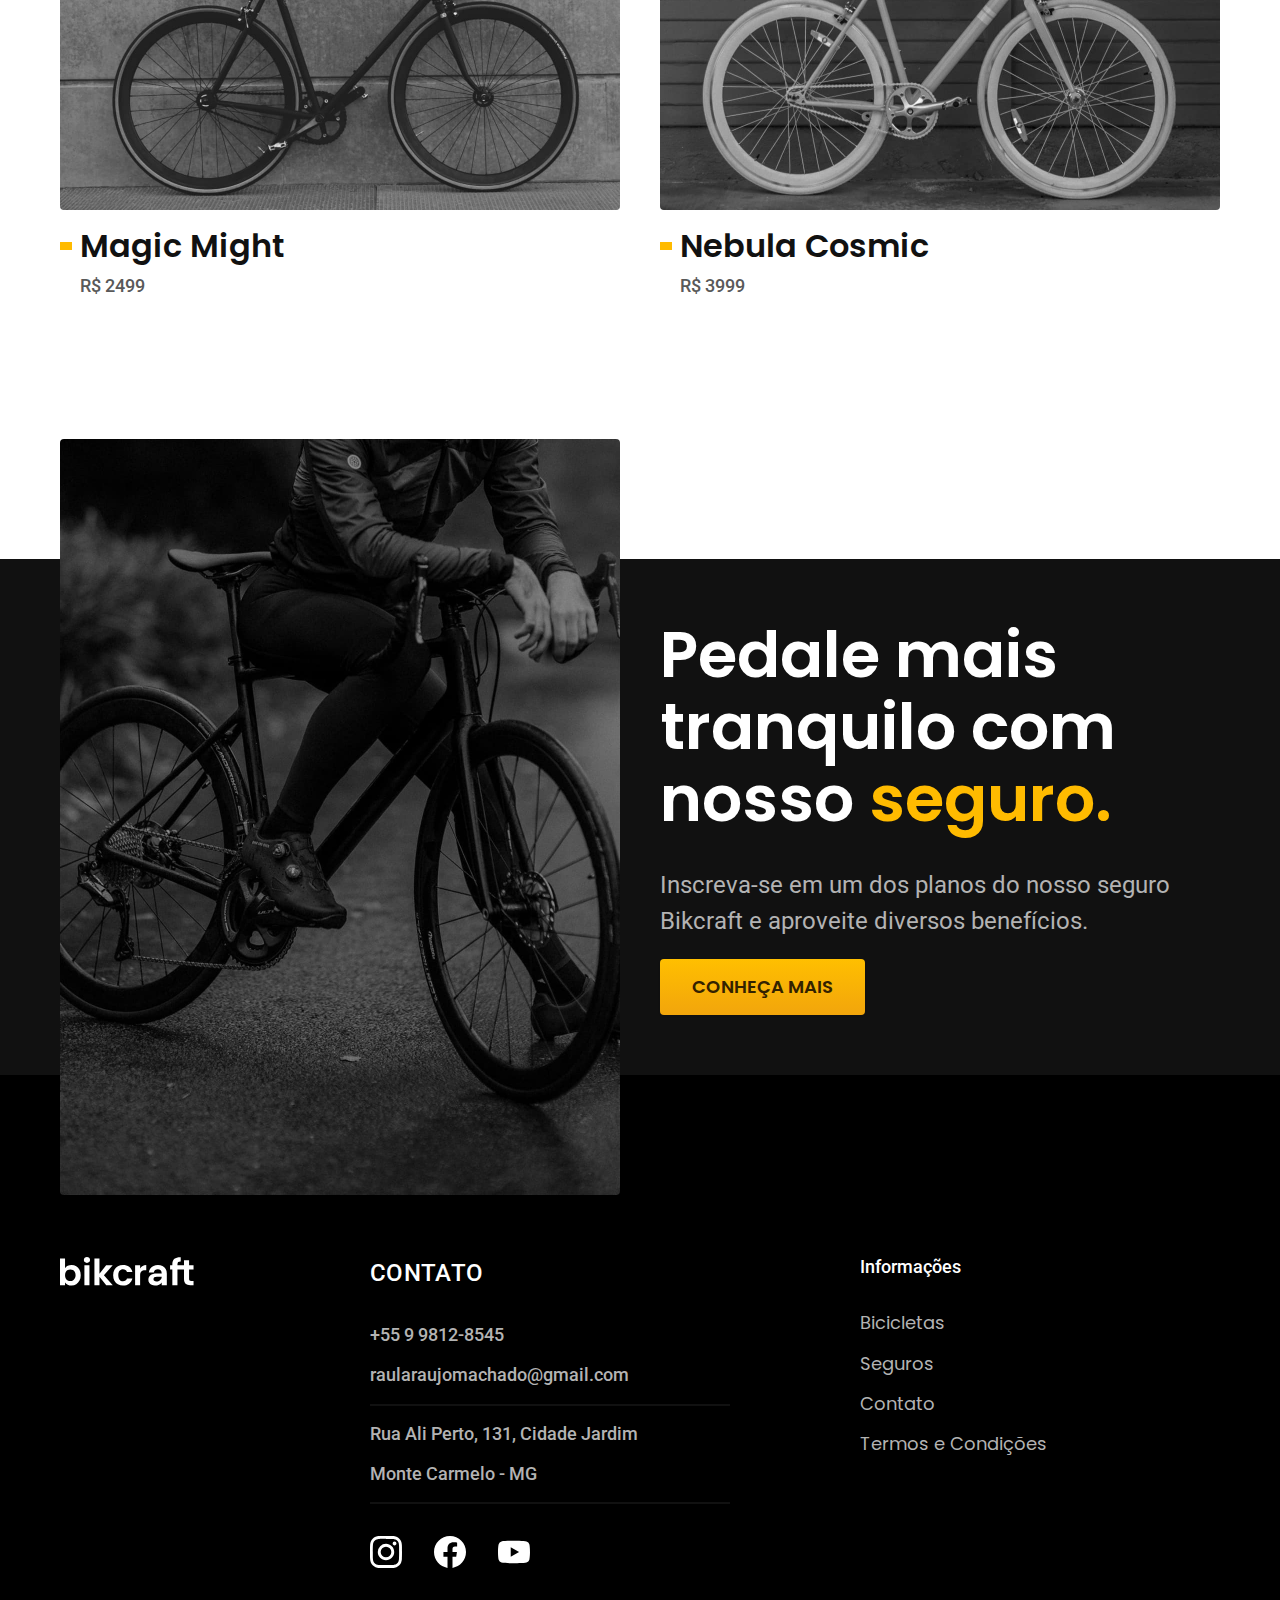
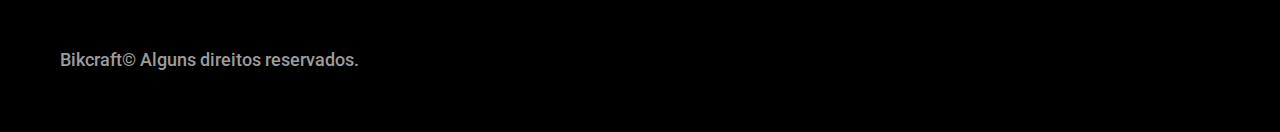
<file: bicicletas/nimbus.html>
<!DOCTYPE html>
<html lang="pt-br">

<head>
    <meta charset="UTF-8">
    <meta http-equiv="X-UA-Compatible" content="IE=edge">
    <meta name="viewport" content="width=device-width, initial-scale=1.0">
    <title>Nimbus Stark | Bikcraft</title>
    <meta name="description"content="Bicicletas elétricas de alta precisão e qualidade,  feitas sob medida para o cliente. Explore o mundo na sua velocidade com a Bikcraft.">
    <link rel="stylesheet" href="../css/style.min.css">
    <link rel="preconnect" href="https://fonts.googleapis.com">
    <link rel="preconnect" href="https://fonts.gstatic.com" crossorigin>
    <link href="https://fonts.googleapis.com/css2?family=Merriweather:ital,wght@1,900&family=Poppins:wght@400;600&family=Roboto:wght@400;500&display=swap" rel="stylesheet">
    <link rel="icon" href="../favicon.svg" type="image/svg+xml">
    <script>document.documentElement.classList.add("js");</script>
</head>

<body id="bicicleta">
    <header class="header-bg">
        <div class="header container">
            <a href="./"><img src="../img/bikcraft.svg" alt="Bikcraft"></a>
            <nav aria-label="primaria">
                <ul class="header-menu font-1-m cor-0">
                    <li><a href="../bicicletas.html">Bicicletas</a></li>
                    <li><a href="../seguros.html">Seguros</a></li>
                    <li><a href="../contato.html">Contato</a></li>
                </ul>
            </nav>
        </div>
    </header>
    <main class="titulo-bg">
        <div>
            <div class="titulo container">
                <p class="font-2-xl cor-5">R$ 4999</p>
                <h1 class="font-1-xxl cor-0">Nimbus Stark<span class="cor-p1">.</span></h1>
            </div>
        </div>
        <div class="container bicicleta ">
            <div class="bicicleta-imagens">
                <img src="../img/bicicleta/nimbus1.jpg" alt="Bicicleta Nimbus preta">
                <img src="../img/bicicleta/nimbus1.jpg" alt="Bicicleta Nimbus preta">
                <img src="../img/bicicleta/nimbus1.jpg" alt="Bicicleta Nimbus preta">
            </div>
            <div class="bicicleta-conteudo">
                <p class="font-2-l cor-5">A Nimbus Stark é a melhor Bikcraft já criada pela nossa equipe. Ela vem equipada com os melhores acessórios, o que garante maior velocidade.</p>
                <div class="bicicleta-comprar">
                    <a class="botao" href="../orcamento.html?tipo=bikcraft&produto=nimbus">Comprar Agora</a>
                    <span class="font-2-xs cor-6"><img src="../img/icones/entrega.svg" alt="Ícone ilustrativo"> entrega em 5 dias</span>
                    <span class="font-2-xs cor-6"><img src="../img/icones/estoque.svg" alt="Ícone ilustrativo"> 18 em estoque</span>
                </div>
                <h2 class="font-1-xs cor-0">Informações</h2>
                <ul class="bicicleta-informacoes">
                    <li>
                        <img src="../img/icones/eletrica.svg" alt="Ícone ilustrativo">
                        <h3 class="font-1-m cor-0">Motor Elétrico</h3>
                        <p class="font-2-xs cor-5">Permite você viajar distâncias inimagináveis com a sua bike.</p>
                    </li>
                    <li>
                        <img src="../img/icones/velocidade.svg" alt="Ícone ilustrativo">
                        <h3 class="font-1-m cor-0">50 km/h</h3>
                        <p class="font-2-xs cor-5">A mais rápida bicicleta elétrica disponível hoje no mercado.</p>
                    </li>
                    <li>
                        <img src="../img/icones/rastreador.svg" alt="Ícone ilustrativo">
                        <h3 class="font-1-m cor-0">Rastreador</h3>
                        <p class="font-2-xs cor-5">Rastreador e sistema anti-furto para garantir o seu sossego.</p>
                    </li>
                    <li>
                        <img src="../img/icones/carbono.svg" alt="Ícone ilustrativo">
                        <h3 class="font-1-m cor-0">Fibra de Carbono</h3>
                        <p class="font-2-xs cor-5">Maior proteção possível para sua Bikcraft com fibra de carbono.</p>
                    </li>
                </ul>
                <h2 class="font-1-xs cor-0">Ficha Técnica</h2>
                <ul class="bicicleta-ficha font-2-s cor-4">
                    <li>Peso <span>9k</span></li>
                    <li>Altura <span>60 cm</span></li>
                    <li>Largura <span>120 cm</span></li>
                    <li>Profundidade <span>10 cm</span></li>
                    <li>Marchas <span> 16</span></li>
                    <li>Roda <span>29</span></li>
                </ul>
            </div>
        </div>
    </main>
    <article class="bicicletas-lista container">
        <h2 class="font-1-xxl">escolha a sua<span class="cor-p1">.</span></h2>
        <ul>
            <li>
                <a href="../bicicletas/magic.html">
                    <img src="../img/bicicletas/magic.jpg" alt="Bikcraft Magic Might preta">
                    <h3 class="font-1-xl">Magic Might</h3>
                    <span class="font-2-m cor-8">R$ 2499</span>
                </a>
            </li>
            <li>
                <a href="../bicicletas/nebula.html">
                    <img src="../img/bicicletas/nebula.jpg" alt="Bikcraft Nebula Cosmic branca">
                    <h3 class="font-1-xl">Nebula Cosmic</h3>
                    <span class="font-2-m cor-8">R$ 3999</span>
                </a>
            </li>
        </ul>
    </article>
    <article class="seguro-bg">
        <div class="seguro container">
            <div class="seguro-imagem">
                <img src="../img/fotos/seguros.jpg" alt="Homem parado em cima de uma Bikcraft">
            </div>
            <div class="seguro-conteudo">
                <h2 class="font-1-xxl cor-0">Pedale mais tranquilo com nosso <span class="cor-p1">seguro.</span></h2>
                <p class="font-2-l cor-5">Inscreva-se em um dos planos do nosso seguro Bikcraft e aproveite diversos benefícios.</p>
                <a class="botao" href="../seguros.html">Conheça Mais</a>
            </div>
        </div>
    </article>
    <footer class="footer-bg">
        <div class="footer container">
            <img src="../img/bikcraft.svg" alt="Logotipo da Bikcraft">
            <div class="footer-contato">
                <h3 class="font-2-l-b cor-0">Contato</h3>
                <ul class=" font-2-m cor-5">
                    <li><a href="tel:+5534998128545"> +55 9 9812-8545</a></li>
                    <li><a href="mailto:raularaujomachado@gmail.com">raularaujomachado@gmail.com</a></li>
                    <li>Rua Ali Perto, 131, Cidade Jardim</li>
                    <li>Monte Carmelo - MG</li>
                </ul>
                <div class="footer-redes">
                    <a href="./">
                        <img src="../img/redes/instagram.svg" alt="Incone do Instagram">
                    </a>
                    <a href="./">
                        <img src="../img/redes/facebook.svg" alt="Incone do Facebook">
                    </a>
                    <a href="./">
                        <img src="../img/redes/youtube.svg" alt="Incone do Youtube">
                    </a>
                </div>
            </div>
            <div class="footer-informacoes">
                <h3 class="font-2-m cor-0">Informações</h3>
                <nav>
                    <ul class="font-1-m cor-5">
                        <li><a href="../bicicletas.html">Bicicletas</a></li>
                        <li><a href="../seguros.html">Seguros</a></li>
                        <li><a href="../contato.html">Contato</a></li>
                        <li><a href="../termos.html">Termos e Condições</a></li>
                    </ul>
                </nav>
            </div>
            <p class="footer-copy font-2-m cor-6">Bikcraft© Alguns direitos reservados.</p>
        </div>
    </footer>
    <script src="../js/script.js"></script>
</body>

</html>
</file>
<file: css/style.min.css>
body{margin:0;padding:0;font-family:Arial,Helvetica,sans-serif;box-sizing:border-box;color:#111}blockquote,dd,h1,h2,h3,p,ul{margin:0}ul{list-style-type:none;padding:0}a{text-decoration:none;color:inherit}img{max-width:100%;display:block}img[src$=".jpg"]{border-radius:4px}.font-1-xxl{font:600 4rem/1.125 Poppins,sans-serif}.font-1-xl{font:600 2rem/1.25 Poppins,sans-serif}.font-2-xl{font:500 2rem/1.25 Roboto,sans-serif}.font-1-l{font:400 1.5rem/1.5 Poppins,sans-serif}.font-2-l{font:400 1.5rem/1.5 Roboto,sans-serif}.font-2-l-b{font:500 1.5rem/1.5 Roboto,sans-serif;letter-spacing:.015em;text-transform:uppercase}.font-1-m{font:400 1.125rem/1.35 Poppins,sans-serif}.font-1-m-b{font:600 1.125rem/1.35 Poppins,sans-serif}.font-2-m{font:500 1.125rem/1.35 Roboto,sans-serif}.font-1-s{font:400 1rem/1.5 Poppins,sans-serif}.font-2-s{font:400 1rem/1.5 Roboto,sans-serif}.font-2-xs{font:400 0.875rem/1.43 Roboto,sans-serif}.font-1-xs{font:400 0.75rem/1.35 Poppins,sans-serif}@media (max-width:1200px){.font-1-xxl{font-size:3rem}.font-2-l,.font-2-l-b{font-size:1.125rem}}@media (max-width:800px){.font-1-xxl{font-size:2rem}.font-1-xl,.font-2-xl{font-size:1.5rem}}:root{--cor-12:#000000;--cor-11:#111111;--cor-10:#2e2e2e;--cor-9:#404040;--cor-8:#595959;--cor-7:#707070;--cor-6:#9C9C9C;--cor-5:#B3B3B3;--cor-4:#CCCCCC;--cor-3:#DEDEDE;--cor-2:#EDEDED;--cor-1:#F7F7F7;--cor-0:#FFFFFF;--cor-p1:#ffbb00;--cor-p2:#E5A40B;--cor-p3:#A66F00;--cor-p4:#664400;--cor-p5:#332200}.cor-0{color:var(--cor-0)}.cor-1{color:var(--cor-1)}.cor-2{color:var(--cor-2)}.cor-3{color:var(--cor-3)}.cor-4{color:var(--cor-4)}.cor-5{color:var(--cor-5)}.cor-6{color:var(--cor-6)}.cor-7{color:var(--cor-7)}.cor-8{color:var(--cor-8)}.cor-9{color:var(--cor-9)}.cor-10{color:var(--cor-10)}.cor-11{color:var(--cor-11)}.cor-12{color:var(--cor-12)}.cor-p1{color:var(--cor-p1)}.cor-p2{color:var(--cor-p2)}.cor-p3{color:var(--cor-p3)}.cor-p4{color:var(--cor-p4)}.cor-p5{color:var(--cor-p5)}.js .fadeInDown{transform:translate3d(0,-20px,0)}.js .fadeInUp{transform:translate3d(0,20px,0)}.js .fadeInRight{transform:translate3d(20px,0,0)}.js .fadeInLeft{transform:translate3d(-20px,0,0)}.js [data-anime]{opacity:0}.js .anime{opacity:1;transform:none;transition:transform .8s,opacity .8s}.header-bg{background-color:var(--cor-12)}.header{display:flex;flex-wrap:wrap;gap:20px;justify-content:space-between;align-items:center;padding-top:20px;padding-bottom:20px}.header-menu{display:flex;flex-wrap:wrap;gap:40px}.header-menu a{padding:16px 0;display:inline-block;position:relative}.header-menu a::after{content:"";display:block;width:0;height:2px;background-color:var(--cor-0);margin-top:4px;transition:.3s;position:absolute}.header-menu a.ativo:after,.header-menu a:hover:after{width:100%}@media (max-width:800px){.header-menu{gap:20px}.header-menu a{background-color:var(--cor-11);padding:12px 16px;border-radius:4px}.header-menu a:hover{background-color:var(--cor-10)}.header a:after{display:none}}@media (max-width:600px){.header-menu{gap:12px}.header-menu a{padding:8px 12px;font-size:14px}}.footer-bg{background-color:var(--cor-12)}.footer{display:grid;grid-template-columns:3fr 5fr 4fr;gap:40px;padding:60px 0}.footer h3{margin-bottom:32px}.footer-contato ul{margin-bottom:32px}.footer-contato li:nth-child(2n)::after{content:"";display:block;max-width:360px;height:2px;background-color:var(--cor-11);margin-top:16px}.footer li{margin-bottom:16px}.footer-redes{display:flex;gap:32px}footer a:hover{color:var(--cor-0)}.footer-copy{grid-column:1/-1;margin-top:40px}@media screen and (max-width:800px){.footer{grid-template-columns:1fr 1fr}.footer>img{display:none}}@media screen and (max-width:600px){.footer{grid-template-columns:1fr;gap:60px}.footer-copy{margin-top:0}}.container{box-sizing:border-box;max-width:1200px;padding-left:20px;padding-right:20px;margin-left:auto;margin-right:auto}.botao{display:inline-block;padding:16px 32px;background:linear-gradient(#ffbf00,#f2a50c);border-radius:4px;color:var(--cor-p5);box-shadow:0 1px 2px rgba(0,0,0,.1);text-transform:uppercase;font:600 1.125rem/1.35 Poppins,sans-serif;max-width:max-content;border:none;cursor:pointer}.botao:hover{background:linear-gradient(#ffb60d,#e59317)}.botao.secundario{background:var(--cor-10);color:var(--cor-2)}.botao.secundario:hover{background:var(--cor-9)}.botao.seta{display:flex;align-items:center}.botao.seta::after{content:"";display:inline-block;width:18px;height:10px;margin-left:12px;background:url("../img/icones/seta.svg");transition:transform .2s}.botao.seta:hover::after{transform:translateX(4px)}@media (max-width:600px){.botao{padding:12px 16px;font-size:1rem}}.link{display:inline-block;color:var(--cor-p1);font:500 1.5rem/1.5 Poppins,sans-serif;text-transform:uppercase}.link::after{content:"";display:block;width:100%;height:4px;background:currentColor}.link:hover{color:var(--cor-0)}.titulo-bg{padding-top:60px;padding-bottom:60px;background-color:var(--cor-11)}.titulo{background:url("../img/dec/top-right.svg") no-repeat top right 20px}.titulo p{margin-bottom:4px}@media (max-width:800px){.titulo-bg{padding-top:40px;padding-bottom:40px}.titulo p{font-size:1rem;text-transform:lowercase;font-weight:400}}.form{display:grid;grid-template-columns:1fr 1fr;gap:20px}.form label{display:block;font:600 1rem/1.5 Poppins,sans-serif;margin-bottom:4px}.form .col-2{grid-column:span 2}.form input[type=email],.form input[type=text],.form textarea{font:400 1rem/1.5 Roboto,sans-serif;background:var(--cor-1);border:1px solid var(--cor-2);padding:12px;border-radius:4px;width:100%;box-sizing:border-box}.form input[type=email]:focus,.form input[type=text]:focus,.form textarea:focus{outline:0;border-color:var(--cor-p1);background:var(--cor-0);box-shadow:0 0 0 2px #fea}@media (max-width:600px){.form{grid-template-columns:1fr}.form .col-2{grid-column:1}}.introducao-bg{background-color:var(--cor-12);box-shadow:inset 0 -120px var(--cor-0)}.introducao{display:grid;grid-template-columns:1fr 1fr;gap:0 40px}.introducao-conteudo{align-self:end;padding-bottom:200px}.introducao img{width:100%;height:100%;object-fit:cover;border-radius:4px}.introducao h1{margin-bottom:32px}.introducao p{margin-bottom:20px}@media (max-width:800px){.introducao-bg{background:var(--cor-11);padding-top:40px;box-shadow:inset 0 -60px var(--cor-0)}.introducao{grid-template-columns:1fr;gap:32px}.introducao-conteudo{padding-bottom:0}.introducao img{height:300px;width:100%}.introducao h1{margin-bottom:16px}}.tecnologia-bg{background-color:var(--cor-11);box-shadow:inset 0 80px var(--cor-0),inset 0 -80px var(--cor-0)}.tecnologia{display:grid;grid-template-columns:1fr 1fr;gap:40px}.tecnologia-imagem img{width:100%;height:100%;object-fit:cover;object-position:left}.tecnologia-conteudo{padding-top:160px;padding-bottom:160px}.tecnologia-conteudo>span{display:block;margin-bottom:20px}.tecnologia h2{margin-bottom:32px}.tecnologia-conteudo>p{margin-bottom:32px}.tecnologia a{margin-bottom:80px}.tecnologia-vantagens{display:flex;gap:40px}.tecnologia-vantagem h3{margin-bottom:8px;width:max-content}.tecnologia-vantagens img{width:24px;margin-bottom:8px}@media (max-width:800px){.tecnologia-bg{box-shadow:initial}.tecnologia{grid-template-columns:1fr}.tecnologia-conteudo{padding-top:60px;padding-bottom:60px}.tecnologia-imagem{display:none}.tecnologia a{margin-bottom:60px}}@media (max-width:600px){.tecnologia-vantagens{flex-direction:column}.tecnologia-vantagem{margin-bottom:40px}}.parceiros{padding-top:60px;padding-bottom:120px}.parceiros h2{margin-bottom:60px}.parceiros ul{padding:0 20px;max-width:1400px;display:grid;grid-template-columns:repeat(4,1fr);margin:0 auto}.parceiros li{padding:32px;display:flex;border-left:2px solid var(--cor-2)}.parceiros img{margin:auto}.parceiros li:first-child{border-left:none}.parceiros li:nth-child(5){border-left:none}.parceiros li:nth-child(n+5){border-top:2px solid var(--cor-2)}@media (max-width:800px){.parceiros{padding-bottom:60px}.parceiros h2{margin-bottom:20px}.parceiros ul{grid-template-columns:repeat(2,1fr)}.parceiros li{padding:20px}.parceiros li:nth-child(n+3){border-top:2px solid var(--cor-2)}.parceiros li:nth-child(odd){border-left:none}}.depoimento{display:grid;grid-template-columns:1fr 1fr;background-color:var(--cor-p1);overflow:hidden}.depoimento img{width:100%;height:100%;object-fit:cover;border-radius:0}.depoimento-conteudo{padding:40px 40px 80px 80px;align-self:end;background:url("../img/dec/bottom-right-p.svg") no-repeat bottom 40px right 40px}.depoimento-conteudo p{font-family:merriweather,serif;font-style:italic;font-weight:900;margin-bottom:32px;max-width:32ch;position:relative}.depoimento p::before{content:"“";font-size:5rem;color:var(--cor-p2);position:absolute;left:-50px;top:-20px}.depoimento p::after{content:"”";font-size:5rem;color:var(--cor-p2);position:absolute}@media (min-width:1200px){.depoimento img{max-height:520px}}@media (max-width:800px){.depoimento{grid-template-columns:1fr;text-align:center}.depoimento-conteudo{padding:40px 20px;justify-self:center}.depoimento img{max-height:200px}}.bicicletas-lista{padding-top:60px;padding-bottom:120px}.bicicletas-lista h2{margin-bottom:40px}.bicicletas-lista ul{display:flex;gap:40px;padding:0 20px 20px 20px;max-width:1400px;margin-left:auto;margin-right:auto;overflow-x:auto}#bicicleta .bicicletas-lista ul{padding:0 0 20px 0}.bicicletas-lista li{flex:1;min-width:280px}.bicicletas-lista img{margin-bottom:16px}.bicicletas-lista a{display:block}.bicicletas-lista h3{margin-bottom:8px;display:flex;align-items:center}.bicicletas-lista h3::before{content:"";display:inline-block;width:12px;height:8px;background-color:var(--cor-p1);margin-right:8px;transition:width .2s}.bicicletas-lista a:hover h3::before{width:24px}.bicicletas-lista li span{padding-left:20px}@media (max-width:800px){.bicicletas-lista{padding-bottom:60px}.bicicletas-lista ul{gap:20px}}.bicicletas-bg{background:linear-gradient(to right,var(--cor-0) 30%,var(--cor-11) 30%)}.bicicletas{display:grid;grid-template-columns:1fr 1fr;gap:40px;padding:60px 0;background:url("../img/dec/top-right.svg") no-repeat top 40px right 20px}.bicicletas-imagem{display:grid}.bicicletas-imagem img{grid-area:1/1}.bicicletas-imagem span{grid-area:1/1;place-self:start end;margin-top:20px;background-color:var(--cor-12);padding:8px 16px 8px 8px;display:block;border-radius:4px 0 0 4px}.bicicletas-conteudo{display:grid;grid-template-columns:1fr auto;align-content:start}.bicicletas h2,.bicicletas p{grid-column:1/-1}.bicicletas h2{margin-bottom:20px}.bicicletas h2::before{content:"";display:block;width:12px;height:8px;background-color:var(--cor-p1);margin-bottom:8px}.bicicletas p{margin-bottom:32px}.bicicletas a{place-self:end}.bicicletas ul{display:grid;gap:16px}.bicicletas li{display:flex;align-items:center}.bicicletas-conteudo img{width:24px;margin-right:8px}@media (max-width:800px){.bicicletas-bg{background:var(--cor-11)}.bicicletas{grid-template-columns:1fr;gap:20px;padding-top:40px;padding-bottom:40px}}@media (max-width:600px){.bicicletas-conteudo{grid-template-columns:1fr}.bicicletas ul{font-size:1rem;grid-template-columns:1fr 1fr;margin-bottom:32px}.bicicletas a{place-self:start}.bicicletas{padding-top:20px;padding-bottom:20px}}.bicicleta{display:grid;grid-template-columns:1fr 1fr;align-items:start;gap:40px;padding-top:60px;padding-bottom:60x}#bicicleta .titulo p{text-transform:uppercase}.bicicleta-imagens{display:flex;flex-wrap:wrap;gap:20px}.bicicleta-imagens img{flex:1;min-width:200px}.bicicleta-imagens img:first-child{min-width:100%}.bicicleta-conteudo>p{margin-bottom:32px}.bicicleta-comprar{display:grid;grid-template-columns:max-content auto;align-items:center;justify-items:start;gap:8px 12px;margin-bottom:40px}.bicicleta-comprar a{grid-row:span 2}.bicicleta-comprar span{display:flex;align-items:center;gap:8px;background-color:var(--cor-12);padding:4px 8px;border-radius:4px}.bicicleta-conteudo h2{text-transform:uppercase;letter-spacing:.015em;padding-bottom:12px}.bicicleta-ficha,.bicicleta-informacoes{padding:32px;background-color:var(--cor-12);border-radius:4px}.bicicleta-informacoes{margin-bottom:40px;display:grid;grid-template-columns:1fr 1fr;gap:32px}.bicicleta-informacoes img{width:24px;margin-bottom:8px}.bicicleta-informacoes h3{margin-bottom:8px}.bicicleta-ficha li{padding:4px 0;display:flex;justify-content:space-between;border-bottom:1px solid var(--cor-11)}.bicicleta-ficha li:last-child{border-bottom:none}.bicicleta-ficha span{color:var(--cor-6)}@media (max-width:800px){.bicicleta{grid-template-columns:1fr;padding-top:40px;padding-bottom:40px}.bicicleta-imagens{grid-row:2}}@media (max-width:400px){.bicicleta-informacoes{grid-template-columns:1fr}.bicicleta-comprar{grid-template-columns:1fr}}.seguro-bg{background-color:var(--cor-11);box-shadow:inset 0 120px var(--cor-0),inset 0 -120px var(--cor-12)}.seguro{display:grid;grid-template-columns:1fr 1fr;gap:40px}.seguro-imagem img{width:100%;height:100%;object-fit:cover}.seguro-conteudo{padding-top:180px;padding-bottom:180px}.seguro h2{margin-bottom:32px}.seguro p{margin-bottom:20px}@media screen and (max-width:800px){.seguro-bg{box-shadow:inset 0 -60px var(--cor-12)}.seguro{grid-template-columns:1fr}.seguro-conteudo{grid-row:1;padding-top:40px;padding-bottom:0}}.seguros-bg{background-color:var(--cor-11)}.seguros{padding:60px 0;display:grid;grid-template-columns:1fr 1fr;gap:40px;align-items:center}#seguros .seguros{padding-top:0}.seguros h2{grid-column:1/-1}.seguros-item{background-color:var(--cor-12);padding:32px 32px 32px 60px;display:grid;grid-template-columns:1fr auto;border-radius:4px}.seguros-item h3{margin-bottom:40px}.seguros-item span{grid-column:2;display:block;text-align:right}.seguros-item ul{grid-column:1/-1;margin-bottom:32px}.seguros-item li{display:flex;align-items:center;position:relative}.seguros-item li+li{margin-top:20px}.seguros-item li::before{content:"";display:inline-block;width:13px;height:9px;background-image:url(../img/icones/lista.svg);position:absolute;left:-20px}.seguros-item a{grid-column:1/-1}@media (max-width:800px){.seguros{grid-template-columns:1fr}}.vantagens-bg{background:var(--cor-12)}.vantagens{padding-top:120px;padding-bottom:120px}.vantagens h2{padding-bottom:60px}.vantagens ul{display:grid;grid-template-columns:repeat(auto-fit,minmax(280px,max-content));gap:40px 80px}.vantagens h2,.vantagens img{margin-bottom:8px}@media (max-width:800px){.vantagens{padding-top:60px;padding-bottom:60px}.vantagens h2{margin-bottom:40px}.vantagens ul{gap:20px}}.perguntas{padding-top:120px;padding-bottom:120px}.perguntas h2{margin-bottom:60px}.perguntas dl>div{padding:20px;border-radius:4px}.perguntas dl>div:nth-child(odd){background-color:var(--cor-1)}.perguntas button{display:grid;grid-template-columns:auto 1fr auto;align-items:center;gap:8px;cursor:pointer;border:none;background:0 0;width:100%;text-align:left}.perguntas button::after{content:" ";display:inline-block;width:14px;height:6px;background:url(../img/icones/seta-abrir.svg);transition:transform .3s}.perguntas button::before{content:" ";display:inline-block;width:12px;height:8px;background-color:var(--cor-p1)}.perguntas button:hover::after,.perguntas button[aria-expanded=true]::after{transform:rotate(180deg)}.js .perguntas dd{display:none}.js .perguntas dd.ativa{display:block}.perguntas dd{padding-left:20px;padding-top:16px;max-width:60ch}@media (max-width:800px){.perguntas{padding-top:60px;padding-bottom:60px}.perguntas h2{margin-bottom:40px}}#contato{background:linear-gradient(var(--cor-11) 600px,var(--cor-1) 0)}.contato{display:grid;grid-template-columns:5fr 7fr}.contato-dados,.contato-formulario{padding:60px;box-shadow:0 1px 2px rgba(0,0,0,.1)}.contato-dados{border-radius:4px 0 0 4px;background:var(--cor-12) url("../img/dec/bottom-left.svg") no-repeat bottom 20px left 20px}.contato-formulario{border-radius:0 4px 4px 0;background:var(--cor-0) url("../img/dec/bottom-right.svg") no-repeat bottom 20px right 20px}.contato-dados h2{margin-bottom:60px}.contato-endereco{margin-bottom:32px;padding-left:28px;background:url("../img/icones/local.svg") no-repeat 0 2px}.contato-endereco p{margin-bottom:8px}.contato-meios a{display:block;max-width:max-content;margin-bottom:8px;padding-left:28px}.contato-meios a:hover{color:var(--cor-0)}.contato-meios a:first-child{background:url("../img/icones/email.svg") no-repeat 0 2px}.contato-meios a:nth-child(2){margin-bottom:32px}.contato-meios a:nth-child(3){background:url(../img/icones/telefone.svg) no-repeat 0 2px;margin-bottom:60px}.contato-redes{display:flex;gap:32px;padding-left:28px}@media (max-width:800px){.contato{grid-template-columns:1fr}.contato-dados,.contato-formulario{padding:20px}.contato-dados{border-radius:5px 5px 0 0;background:var(--cor-12)}.contato-formulario{border-radius:0 0 5px 5px}.contato-dados h2,.contato-meios a:nth-child(3){margin-bottom:32px}.contato-redes{margin-bottom:12px}}.lojas{display:grid;grid-template-columns:1fr 1fr;gap:0 40px;padding-top:120px;padding-bottom:120px}.lojas h2{grid-column:1/-1;margin-bottom:60px}.lojas img{border-radius:4px 4px 0 0}.lojas-item{border-radius:4px;background:var(--cor-0);box-shadow:0 1px 2px rgba(0,0,0,.1)}.lojas-conteudo{display:grid;grid-template-columns:1fr 1fr;gap:32px 16px;padding:32px}.lojas-conteudo h3,.lojas-tempo{grid-column:1/-1}.lojas-dados{display:grid;gap:8px;border-left:2px solid var(--cor-2);padding-left:12px}.lojas-tempo{display:flex;align-items:center;gap:8px}@media (max-width:800px){.lojas{gap:20px;padding-top:60px;padding-bottom:60px}.lojas h2{margin-bottom:32px}.lojas-conteudo{grid-template-columns:1fr}}@media (max-width:600px){.lojas{grid-template-columns:1fr}}#orcamento{background:linear-gradient(var(--cor-11) 600px,var(--cor-1) 0)}.orcamento{display:grid;grid-template-columns:5fr 7fr;padding-bottom:120px}.orcamento h2{text-transform:uppercase;position:relative;display:flex;align-items:center}.orcamento h2::before{content:"";display:inline-block;width:4px;height:8px;background-color:var(--cor-p1);position:absolute;left:-12px}.orcamento-dados,.orcamento-produto{padding:60px;box-shadow:0 1px 2px rgba(0,0,0,.1)}.orcamento-produto{border-radius:5px 0 0 5px;background:var(--cor-12) url("../img/dec/bottom-left.svg") no-repeat bottom 20px left 20px;display:grid;grid-template-columns:1fr 1fr;gap:20px;align-content:start}.orcamento-produto>*{grid-column:1/-1}.orcamento-produto>label{grid-column:initial}.orcamento-produto label{font:400 1rem/1.5 Poppins,sans-serif;color:var(--cor-4);background-color:var(--cor-10);padding:12px 16px;border-radius:4px;cursor:pointer;display:grid;grid-template-columns:auto 1fr auto;align-items:center;border:1px solid var(--cor-10)}.orcamento-produto input:checked+label{background:var(--cor-0);color:var(--cor-11)}.orcamento-produto label::before{content:"";display:inline-block;box-sizing:border-box;width:12px;height:12px;border:1px solid var(--cor-6);border-radius:50%;margin-right:8px}.orcamento-produto input:checked+label::before{border-color:var(--cor-7);box-shadow:inset 0 0 0 3px var(--cor-0),inset 0 0 0 6px var(--cor-7)}.orcamento-produto label:hover{background-color:var(--cor-9);border-color:var(--cor-9)}.orcamento-produto input:focus+label{box-shadow:0 0 0 2px var(--cor-p1);border-color:var(--cor-12)}.orcamento-produto label span{display:none}.orcamento-produto input:checked+label span{display:inline-block}.orcamento-produto input{opacity:0;position:absolute;pointer-events:none}.orcamento-dados{border-radius:0 5px 5px 0;background:var(--cor-0) url("../img/dec/bottom-right.svg") no-repeat bottom 20px right 20px}.orcamento-conteudo{display:none}.orcamento-conteudo h2,.orcamento-dados h2:nth-of-type(n+2){margin-top:20px}#bikcraft:checked~#orcamento-bikcraft,#seguro:checked~#orcamento-seguro{display:grid;gap:20px}.orcamento-detalhes{display:none;background:var(--cor-0);padding:20px;grid-template-columns:1fr 1fr;border-radius:4px;align-items:center}.orcamento-detalhes li{display:flex;align-items:center;margin-bottom:8px}.orcamento-detalhes li img{width:16px;margin-right:8px}.orcamento-produto input:checked+label+.orcamento-detalhes{display:grid}@media (max-width:1200px){.orcamento-dados,.orcamento-produto{padding:32px}}@media (max-width:800px){.orcamento{grid-template-columns:1fr}.orcamento-produto{border-radius:5px 5px 0 0;background:var(--cor-12)}.orcamento-dados{border-radius:0 0 5px 5px}}@media (max-width:400px){.orcamento-produto{grid-template-columns:1fr}}.termos{padding-top:80px;padding-bottom:80px}.termos h2{font-weight:600;margin-bottom:20px}.termos p+h2{margin-top:40px}.termos p{margin-bottom:20px;max-width:75ch}
</file>
